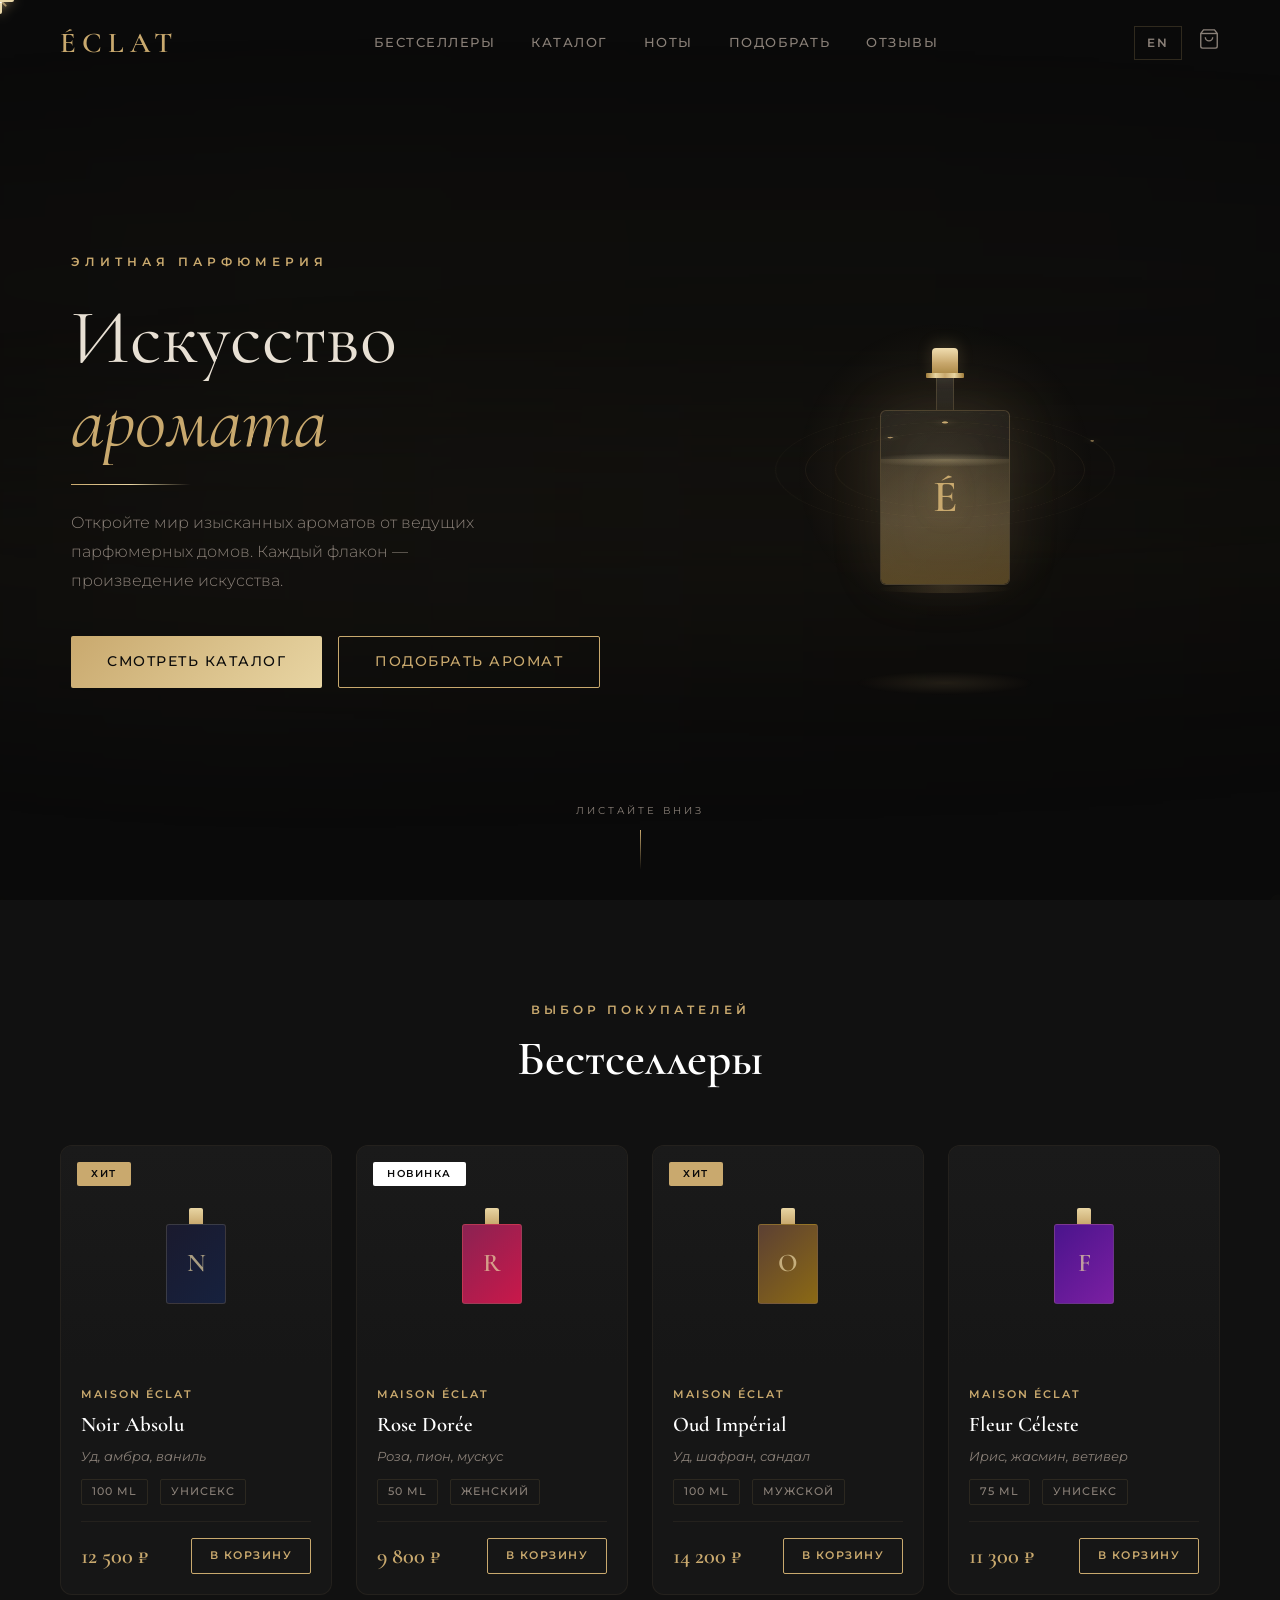
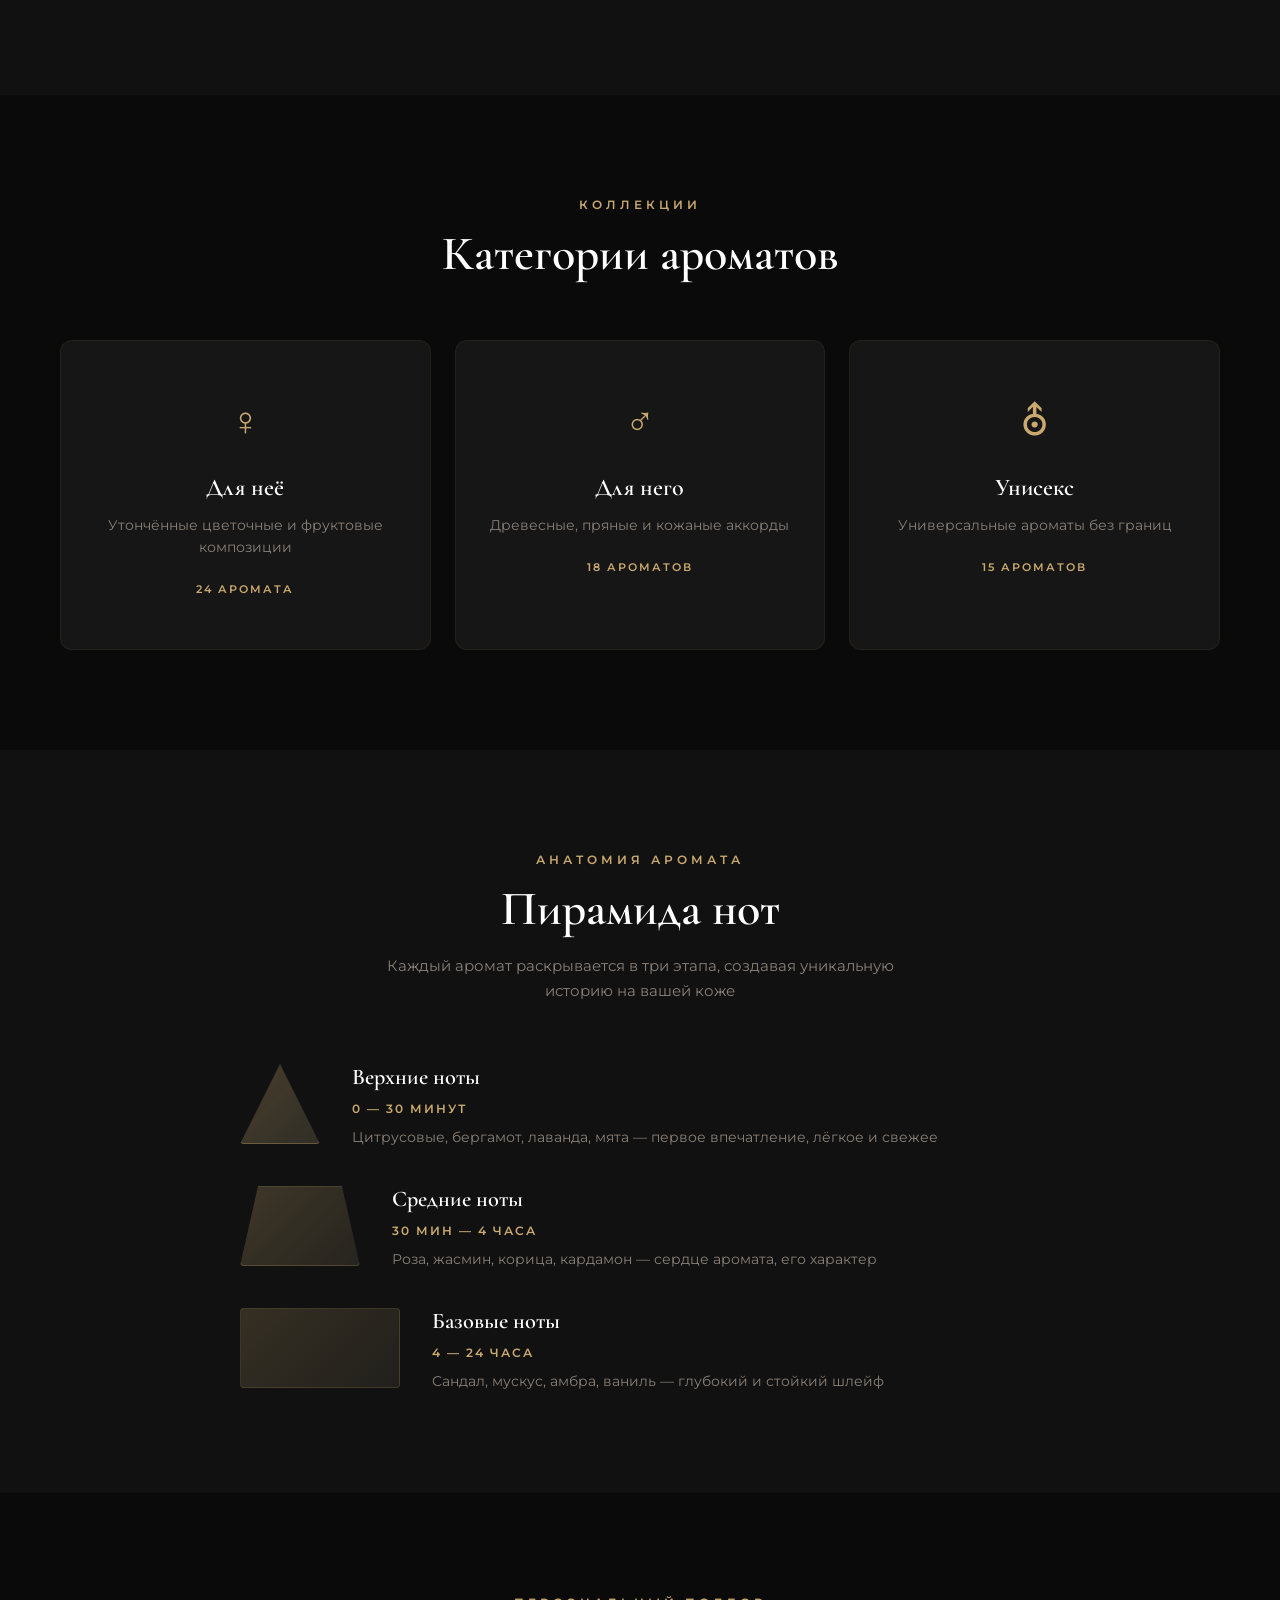
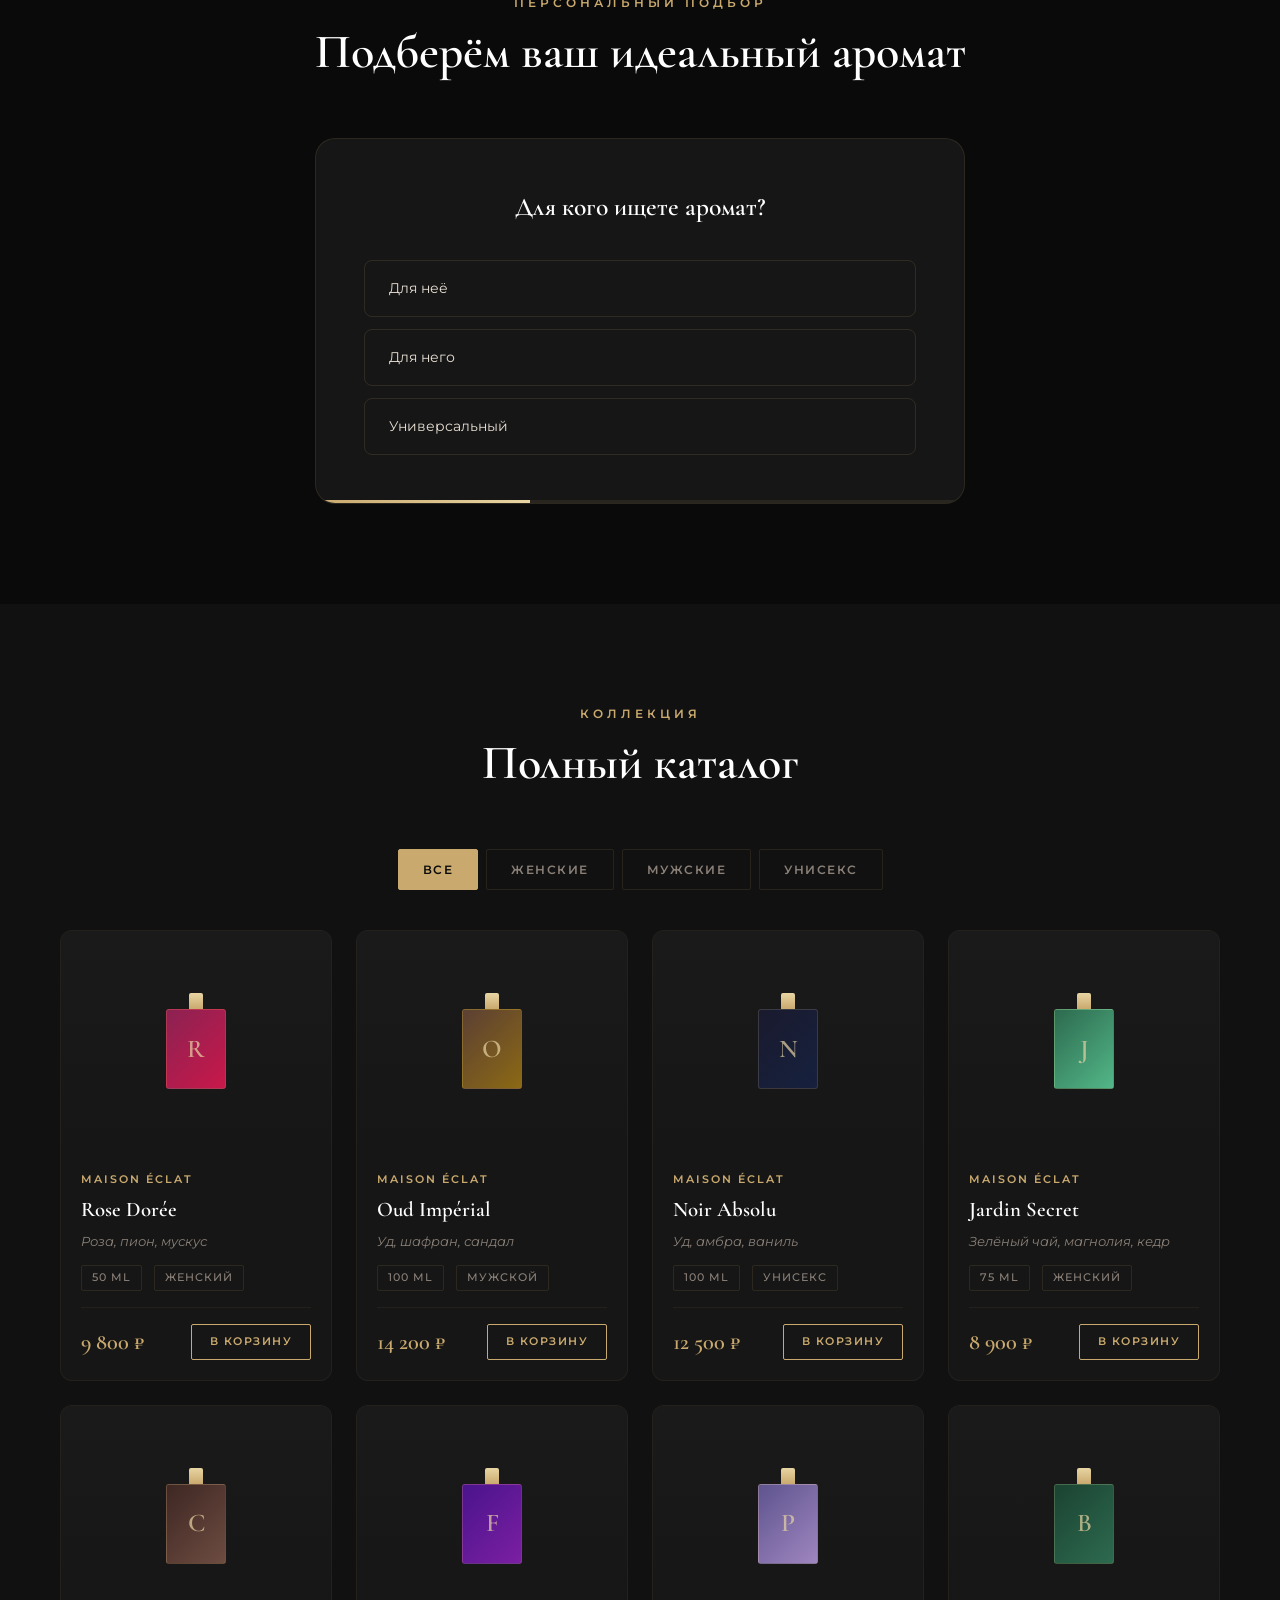
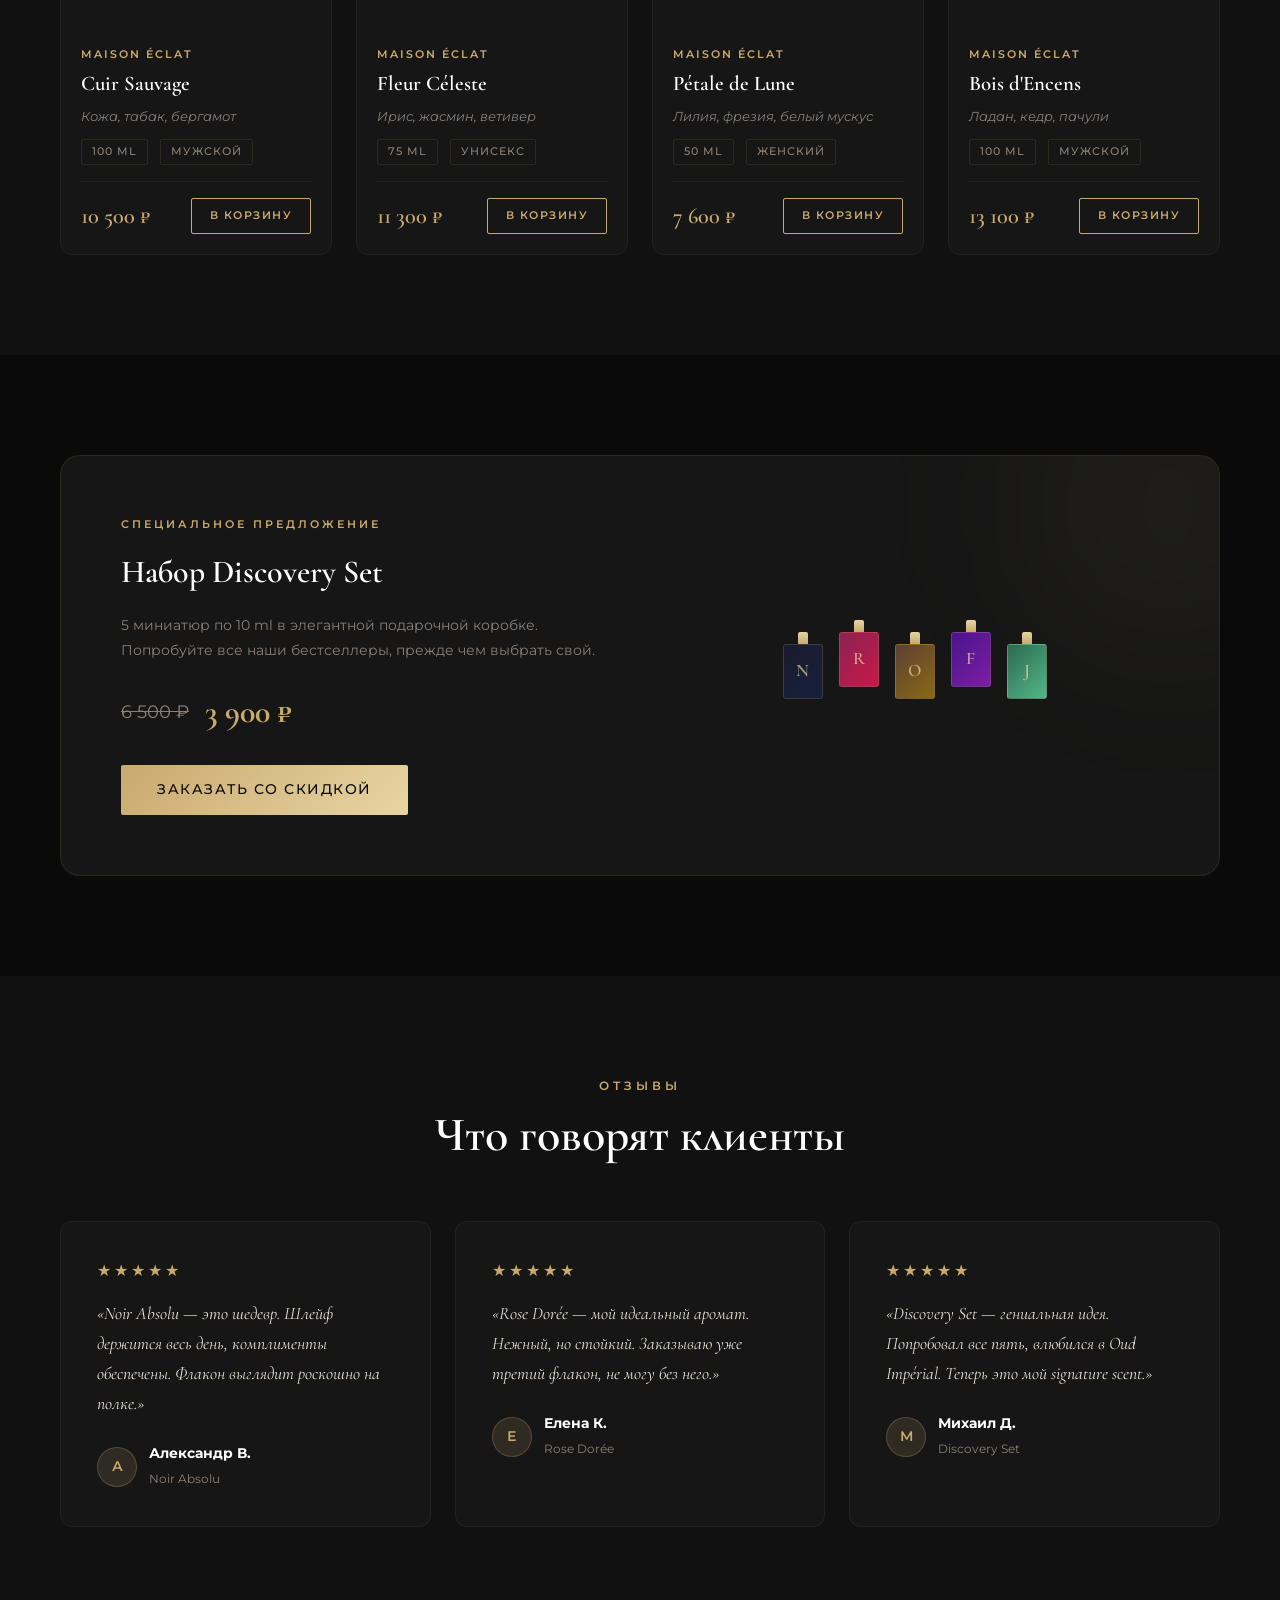
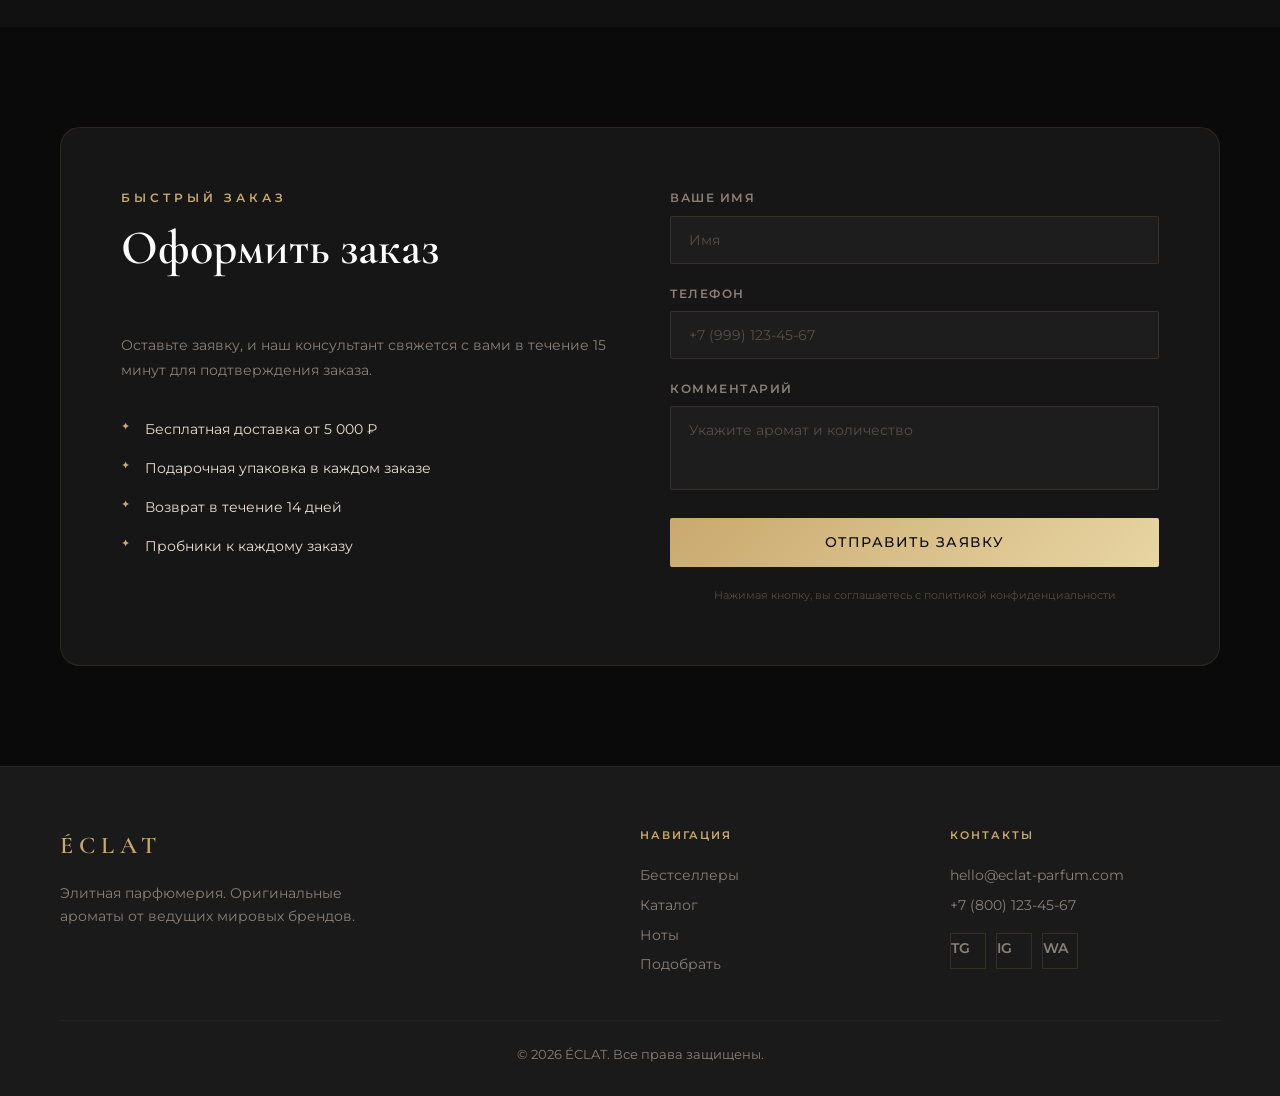
<file: index.html>
<!DOCTYPE html>
<html lang="ru">
<head>
    <meta charset="UTF-8">
    <meta name="viewport" content="width=device-width, initial-scale=1.0">
    <meta name="description" content="ÉCLAT — магазин элитной парфюмерии. Оригинальные ароматы от ведущих мировых брендов.">
    <meta property="og:title" content="ÉCLAT — Luxury Perfumery">
    <meta property="og:description" content="Original fragrances from world-renowned brands. Find your signature scent.">
    <meta property="og:type" content="website">
    <title>ÉCLAT — Luxury Perfumery</title>
    <link rel="preconnect" href="https://fonts.googleapis.com">
    <link rel="preconnect" href="https://fonts.gstatic.com" crossorigin>
    <link href="https://fonts.googleapis.com/css2?family=Cormorant+Garamond:ital,wght@0,400;0,500;0,600;0,700;1,400;1,500&family=Montserrat:wght@300;400;500;600;700&display=swap" rel="stylesheet">
    <link rel="stylesheet" href="style.css">
    <color-scheme content="only light">
</head>
<body>

    <!-- HEADER -->
    <header class="header" id="header">
        <div class="container header__inner">
            <a href="#hero" class="logo">ÉCLAT</a>
            <nav class="nav" id="nav">
                <a href="#bestsellers" class="nav__link" data-i18n="nav_best">Бестселлеры</a>
                <a href="#catalog" class="nav__link" data-i18n="nav_catalog">Каталог</a>
                <a href="#pyramid" class="nav__link" data-i18n="nav_pyramid">Ноты</a>
                <a href="#quiz" class="nav__link" data-i18n="nav_quiz">Подобрать</a>
                <a href="#reviews" class="nav__link" data-i18n="nav_reviews">Отзывы</a>
            </nav>
            <div class="header__right">
                <button class="lang-toggle" id="langToggle" aria-label="Switch language">EN</button>
                <button class="cart-btn" id="cartBtn" aria-label="Cart">
                    <svg width="22" height="22" viewBox="0 0 24 24" fill="none" stroke="currentColor" stroke-width="1.5"><path d="M6 2L3 6v14a2 2 0 002 2h14a2 2 0 002-2V6l-3-4z"/><line x1="3" y1="6" x2="21" y2="6"/><path d="M16 10a4 4 0 01-8 0"/></svg>
                    <span class="cart-btn__count" id="cartCount">0</span>
                </button>
                <button class="burger" id="burger" aria-label="Menu">
                    <span></span><span></span><span></span>
                </button>
            </div>
        </div>
    </header>

    <!-- HERO -->
    <section class="hero" id="hero">
        <canvas class="hero__canvas" id="heroCanvas"></canvas>
        <div class="hero__aurora">
            <div class="hero__aurora-wave hero__aurora-wave--1"></div>
            <div class="hero__aurora-wave hero__aurora-wave--2"></div>
            <div class="hero__aurora-wave hero__aurora-wave--3"></div>
        </div>
        <div class="hero__mouse-glow" id="mouseGlow"></div>
        <div class="container hero__inner">
            <div class="hero__content">
                <p class="hero__pre" data-i18n="hero_pre">Элитная парфюмерия</p>
                <h1 class="hero__title">
                    <span class="hero__title-line" data-i18n="hero_t1">Искусство</span>
                    <span class="hero__title-line hero__title-line--accent" data-i18n="hero_t2">аромата</span>
                </h1>
                <div class="hero__line-reveal"></div>
                <p class="hero__subtitle" data-i18n="hero_sub">Откройте мир изысканных ароматов от ведущих парфюмерных домов. Каждый флакон — произведение искусства.</p>
                <div class="hero__actions">
                    <a href="#catalog" class="btn btn--gold" data-i18n="hero_cta1">Смотреть каталог</a>
                    <a href="#quiz" class="btn btn--outline" data-i18n="hero_cta2">Подобрать аромат</a>
                </div>
            </div>
            <div class="hero__bottle">
                <div class="hero__orbit hero__orbit--1"><div class="hero__orbit-dot"></div></div>
                <div class="hero__orbit hero__orbit--2"><div class="hero__orbit-dot"></div></div>
                <div class="hero__orbit hero__orbit--3"><div class="hero__orbit-dot"></div></div>
                <div class="hero__bottle-glow"></div>
                <div class="hero__bottle-shape">
                    <div class="hero__bottle-cap"></div>
                    <div class="hero__bottle-neck"></div>
                    <div class="hero__bottle-body">
                        <div class="hero__bottle-liquid"></div>
                        <div class="hero__bottle-reflection"></div>
                        <div class="hero__bottle-label">É</div>
                    </div>
                    <div class="hero__bottle-base"></div>
                </div>
                <div class="hero__bottle-shadow"></div>
                <div class="hero__sparkles" id="heroSparkles"></div>
            </div>
        </div>
        <div class="hero__scroll">
            <span data-i18n="hero_scroll">Листайте вниз</span>
            <div class="hero__scroll-line"></div>
        </div>
    </section>

    <!-- BESTSELLERS -->
    <section class="bestsellers" id="bestsellers">
        <div class="container">
            <div class="section-head">
                <p class="section-label" data-i18n="best_label">Выбор покупателей</p>
                <h2 class="section-title" data-i18n="best_title">Бестселлеры</h2>
            </div>
            <div class="bestsellers__grid">
                <div class="product-card" data-price="12500" data-name-ru="Noir Absolu" data-name-en="Noir Absolu">
                    <div class="product-card__badge" data-i18n="badge_hit">Хит</div>
                    <div class="product-card__img">
                        <div class="product-card__bottle" style="--clr1: #1a1a2e; --clr2: #16213e;">
                            <div class="mini-bottle"><div class="mini-cap"></div><div class="mini-body"><span>N</span></div></div>
                        </div>
                    </div>
                    <div class="product-card__info">
                        <p class="product-card__brand">Maison ÉCLAT</p>
                        <h3 class="product-card__name">Noir Absolu</h3>
                        <p class="product-card__notes" data-i18n="best1_notes">Уд, амбра, ваниль</p>
                        <div class="product-card__meta">
                            <span class="product-card__volume">100 ml</span>
                            <span class="product-card__type" data-i18n="type_unisex">Унисекс</span>
                        </div>
                        <div class="product-card__bottom">
                            <span class="product-card__price">12 500 ₽</span>
                            <button class="product-card__cart" data-i18n="btn_cart" aria-label="Add to cart">В корзину</button>
                        </div>
                    </div>
                </div>
                <div class="product-card" data-price="9800" data-name-ru="Rose Dorée" data-name-en="Rose Dorée">
                    <div class="product-card__badge badge--new" data-i18n="badge_new">Новинка</div>
                    <div class="product-card__img">
                        <div class="product-card__bottle" style="--clr1: #8b2252; --clr2: #c9184a;">
                            <div class="mini-bottle"><div class="mini-cap"></div><div class="mini-body"><span>R</span></div></div>
                        </div>
                    </div>
                    <div class="product-card__info">
                        <p class="product-card__brand">Maison ÉCLAT</p>
                        <h3 class="product-card__name">Rose Dorée</h3>
                        <p class="product-card__notes" data-i18n="best2_notes">Роза, пион, мускус</p>
                        <div class="product-card__meta">
                            <span class="product-card__volume">50 ml</span>
                            <span class="product-card__type" data-i18n="type_women">Женский</span>
                        </div>
                        <div class="product-card__bottom">
                            <span class="product-card__price">9 800 ₽</span>
                            <button class="product-card__cart" data-i18n="btn_cart">В корзину</button>
                        </div>
                    </div>
                </div>
                <div class="product-card" data-price="14200" data-name-ru="Oud Impérial" data-name-en="Oud Impérial">
                    <div class="product-card__badge" data-i18n="badge_hit">Хит</div>
                    <div class="product-card__img">
                        <div class="product-card__bottle" style="--clr1: #5c4033; --clr2: #8b6914;">
                            <div class="mini-bottle"><div class="mini-cap"></div><div class="mini-body"><span>O</span></div></div>
                        </div>
                    </div>
                    <div class="product-card__info">
                        <p class="product-card__brand">Maison ÉCLAT</p>
                        <h3 class="product-card__name">Oud Impérial</h3>
                        <p class="product-card__notes" data-i18n="best3_notes">Уд, шафран, сандал</p>
                        <div class="product-card__meta">
                            <span class="product-card__volume">100 ml</span>
                            <span class="product-card__type" data-i18n="type_men">Мужской</span>
                        </div>
                        <div class="product-card__bottom">
                            <span class="product-card__price">14 200 ₽</span>
                            <button class="product-card__cart" data-i18n="btn_cart">В корзину</button>
                        </div>
                    </div>
                </div>
                <div class="product-card" data-price="11300" data-name-ru="Fleur Céleste" data-name-en="Fleur Céleste">
                    <div class="product-card__img">
                        <div class="product-card__bottle" style="--clr1: #4a148c; --clr2: #7b1fa2;">
                            <div class="mini-bottle"><div class="mini-cap"></div><div class="mini-body"><span>F</span></div></div>
                        </div>
                    </div>
                    <div class="product-card__info">
                        <p class="product-card__brand">Maison ÉCLAT</p>
                        <h3 class="product-card__name">Fleur Céleste</h3>
                        <p class="product-card__notes" data-i18n="best4_notes">Ирис, жасмин, ветивер</p>
                        <div class="product-card__meta">
                            <span class="product-card__volume">75 ml</span>
                            <span class="product-card__type" data-i18n="type_unisex">Унисекс</span>
                        </div>
                        <div class="product-card__bottom">
                            <span class="product-card__price">11 300 ₽</span>
                            <button class="product-card__cart" data-i18n="btn_cart">В корзину</button>
                        </div>
                    </div>
                </div>
            </div>
        </div>
    </section>

    <!-- CATEGORIES -->
    <section class="categories" id="categories">
        <div class="container">
            <div class="section-head">
                <p class="section-label" data-i18n="cat_label">Коллекции</p>
                <h2 class="section-title" data-i18n="cat_title">Категории ароматов</h2>
            </div>
            <div class="categories__grid">
                <a href="#catalog" class="category-card" data-filter="women">
                    <div class="category-card__icon">&#9792;</div>
                    <h3 data-i18n="cat_women">Для неё</h3>
                    <p data-i18n="cat_women_desc">Утончённые цветочные и фруктовые композиции</p>
                    <span class="category-card__count" data-i18n="cat_women_count">24 аромата</span>
                </a>
                <a href="#catalog" class="category-card" data-filter="men">
                    <div class="category-card__icon">&#9794;</div>
                    <h3 data-i18n="cat_men">Для него</h3>
                    <p data-i18n="cat_men_desc">Древесные, пряные и кожаные аккорды</p>
                    <span class="category-card__count" data-i18n="cat_men_count">18 ароматов</span>
                </a>
                <a href="#catalog" class="category-card" data-filter="unisex">
                    <div class="category-card__icon">&#9954;</div>
                    <h3 data-i18n="cat_unisex">Унисекс</h3>
                    <p data-i18n="cat_unisex_desc">Универсальные ароматы без границ</p>
                    <span class="category-card__count" data-i18n="cat_unisex_count">15 ароматов</span>
                </a>
            </div>
        </div>
    </section>

    <!-- FRAGRANCE PYRAMID -->
    <section class="pyramid" id="pyramid">
        <div class="container">
            <div class="section-head">
                <p class="section-label" data-i18n="pyr_label">Анатомия аромата</p>
                <h2 class="section-title" data-i18n="pyr_title">Пирамида нот</h2>
                <p class="section-desc" data-i18n="pyr_desc">Каждый аромат раскрывается в три этапа, создавая уникальную историю на вашей коже</p>
            </div>
            <div class="pyramid__visual">
                <div class="pyramid__level pyramid__level--top">
                    <div class="pyramid__shape pyramid__shape--top"></div>
                    <div class="pyramid__info">
                        <h3 data-i18n="pyr_top">Верхние ноты</h3>
                        <p class="pyramid__time" data-i18n="pyr_top_time">0 — 30 минут</p>
                        <p class="pyramid__notes" data-i18n="pyr_top_notes">Цитрусовые, бергамот, лаванда, мята — первое впечатление, лёгкое и свежее</p>
                    </div>
                </div>
                <div class="pyramid__level pyramid__level--mid">
                    <div class="pyramid__shape pyramid__shape--mid"></div>
                    <div class="pyramid__info">
                        <h3 data-i18n="pyr_mid">Средние ноты</h3>
                        <p class="pyramid__time" data-i18n="pyr_mid_time">30 мин — 4 часа</p>
                        <p class="pyramid__notes" data-i18n="pyr_mid_notes">Роза, жасмин, корица, кардамон — сердце аромата, его характер</p>
                    </div>
                </div>
                <div class="pyramid__level pyramid__level--base">
                    <div class="pyramid__shape pyramid__shape--base"></div>
                    <div class="pyramid__info">
                        <h3 data-i18n="pyr_base">Базовые ноты</h3>
                        <p class="pyramid__time" data-i18n="pyr_base_time">4 — 24 часа</p>
                        <p class="pyramid__notes" data-i18n="pyr_base_notes">Сандал, мускус, амбра, ваниль — глубокий и стойкий шлейф</p>
                    </div>
                </div>
            </div>
        </div>
    </section>

    <!-- QUIZ -->
    <section class="quiz" id="quiz">
        <div class="container">
            <div class="section-head">
                <p class="section-label" data-i18n="quiz_label">Персональный подбор</p>
                <h2 class="section-title" data-i18n="quiz_title">Подберём ваш идеальный аромат</h2>
            </div>
            <div class="quiz__box" id="quizBox">
                <div class="quiz__step quiz__step--active" data-step="1">
                    <p class="quiz__question" data-i18n="q1">Для кого ищете аромат?</p>
                    <div class="quiz__options">
                        <button class="quiz__option" data-value="women" data-i18n="q1_a1">Для неё</button>
                        <button class="quiz__option" data-value="men" data-i18n="q1_a2">Для него</button>
                        <button class="quiz__option" data-value="unisex" data-i18n="q1_a3">Универсальный</button>
                    </div>
                </div>
                <div class="quiz__step" data-step="2">
                    <p class="quiz__question" data-i18n="q2">Какое настроение ближе?</p>
                    <div class="quiz__options">
                        <button class="quiz__option" data-value="fresh" data-i18n="q2_a1">Свежесть и лёгкость</button>
                        <button class="quiz__option" data-value="warm" data-i18n="q2_a2">Тепло и уют</button>
                        <button class="quiz__option" data-value="bold" data-i18n="q2_a3">Дерзость и страсть</button>
                        <button class="quiz__option" data-value="elegant" data-i18n="q2_a4">Элегантность и класс</button>
                    </div>
                </div>
                <div class="quiz__step" data-step="3">
                    <p class="quiz__question" data-i18n="q3">Предпочтительная стойкость?</p>
                    <div class="quiz__options">
                        <button class="quiz__option" data-value="light" data-i18n="q3_a1">Лёгкий (2-4 часа)</button>
                        <button class="quiz__option" data-value="medium" data-i18n="q3_a2">Средний (4-8 часов)</button>
                        <button class="quiz__option" data-value="heavy" data-i18n="q3_a3">Стойкий (8+ часов)</button>
                    </div>
                </div>
                <div class="quiz__step" data-step="result">
                    <div class="quiz__result" id="quizResult"></div>
                </div>
                <div class="quiz__progress">
                    <div class="quiz__progress-bar" id="quizProgress"></div>
                </div>
            </div>
        </div>
    </section>

    <!-- CATALOG -->
    <section class="catalog" id="catalog">
        <div class="container">
            <div class="section-head">
                <p class="section-label" data-i18n="cat2_label">Коллекция</p>
                <h2 class="section-title" data-i18n="cat2_title">Полный каталог</h2>
            </div>
            <div class="catalog__filters">
                <button class="catalog__filter active" data-filter="all" data-i18n="filter_all">Все</button>
                <button class="catalog__filter" data-filter="women" data-i18n="filter_women">Женские</button>
                <button class="catalog__filter" data-filter="men" data-i18n="filter_men">Мужские</button>
                <button class="catalog__filter" data-filter="unisex" data-i18n="filter_unisex">Унисекс</button>
            </div>
            <div class="catalog__grid" id="catalogGrid">
                <!-- Product 1 -->
                <div class="product-card" data-category="women" data-price="9800" data-name-ru="Rose Dorée" data-name-en="Rose Dorée">
                    <div class="product-card__img">
                        <div class="product-card__bottle" style="--clr1: #8b2252; --clr2: #c9184a;">
                            <div class="mini-bottle"><div class="mini-cap"></div><div class="mini-body"><span>R</span></div></div>
                        </div>
                    </div>
                    <div class="product-card__info">
                        <p class="product-card__brand">Maison ÉCLAT</p>
                        <h3 class="product-card__name">Rose Dorée</h3>
                        <p class="product-card__notes" data-i18n="c1_notes">Роза, пион, мускус</p>
                        <div class="product-card__meta">
                            <span class="product-card__volume">50 ml</span>
                            <span class="product-card__type" data-i18n="type_women">Женский</span>
                        </div>
                        <div class="product-card__bottom">
                            <span class="product-card__price">9 800 ₽</span>
                            <button class="product-card__cart" data-i18n="btn_cart">В корзину</button>
                        </div>
                    </div>
                </div>
                <!-- Product 2 -->
                <div class="product-card" data-category="men" data-price="14200" data-name-ru="Oud Impérial" data-name-en="Oud Impérial">
                    <div class="product-card__img">
                        <div class="product-card__bottle" style="--clr1: #5c4033; --clr2: #8b6914;">
                            <div class="mini-bottle"><div class="mini-cap"></div><div class="mini-body"><span>O</span></div></div>
                        </div>
                    </div>
                    <div class="product-card__info">
                        <p class="product-card__brand">Maison ÉCLAT</p>
                        <h3 class="product-card__name">Oud Impérial</h3>
                        <p class="product-card__notes" data-i18n="c2_notes">Уд, шафран, сандал</p>
                        <div class="product-card__meta">
                            <span class="product-card__volume">100 ml</span>
                            <span class="product-card__type" data-i18n="type_men">Мужской</span>
                        </div>
                        <div class="product-card__bottom">
                            <span class="product-card__price">14 200 ₽</span>
                            <button class="product-card__cart" data-i18n="btn_cart">В корзину</button>
                        </div>
                    </div>
                </div>
                <!-- Product 3 -->
                <div class="product-card" data-category="unisex" data-price="12500" data-name-ru="Noir Absolu" data-name-en="Noir Absolu">
                    <div class="product-card__img">
                        <div class="product-card__bottle" style="--clr1: #1a1a2e; --clr2: #16213e;">
                            <div class="mini-bottle"><div class="mini-cap"></div><div class="mini-body"><span>N</span></div></div>
                        </div>
                    </div>
                    <div class="product-card__info">
                        <p class="product-card__brand">Maison ÉCLAT</p>
                        <h3 class="product-card__name">Noir Absolu</h3>
                        <p class="product-card__notes" data-i18n="c3_notes">Уд, амбра, ваниль</p>
                        <div class="product-card__meta">
                            <span class="product-card__volume">100 ml</span>
                            <span class="product-card__type" data-i18n="type_unisex">Унисекс</span>
                        </div>
                        <div class="product-card__bottom">
                            <span class="product-card__price">12 500 ₽</span>
                            <button class="product-card__cart" data-i18n="btn_cart">В корзину</button>
                        </div>
                    </div>
                </div>
                <!-- Product 4 -->
                <div class="product-card" data-category="women" data-price="8900" data-name-ru="Jardin Secret" data-name-en="Jardin Secret">
                    <div class="product-card__img">
                        <div class="product-card__bottle" style="--clr1: #2d6a4f; --clr2: #52b788;">
                            <div class="mini-bottle"><div class="mini-cap"></div><div class="mini-body"><span>J</span></div></div>
                        </div>
                    </div>
                    <div class="product-card__info">
                        <p class="product-card__brand">Maison ÉCLAT</p>
                        <h3 class="product-card__name">Jardin Secret</h3>
                        <p class="product-card__notes" data-i18n="c4_notes">Зелёный чай, магнолия, кедр</p>
                        <div class="product-card__meta">
                            <span class="product-card__volume">75 ml</span>
                            <span class="product-card__type" data-i18n="type_women">Женский</span>
                        </div>
                        <div class="product-card__bottom">
                            <span class="product-card__price">8 900 ₽</span>
                            <button class="product-card__cart" data-i18n="btn_cart">В корзину</button>
                        </div>
                    </div>
                </div>
                <!-- Product 5 -->
                <div class="product-card" data-category="men" data-price="10500" data-name-ru="Cuir Sauvage" data-name-en="Cuir Sauvage">
                    <div class="product-card__img">
                        <div class="product-card__bottle" style="--clr1: #3e2723; --clr2: #6d4c41;">
                            <div class="mini-bottle"><div class="mini-cap"></div><div class="mini-body"><span>C</span></div></div>
                        </div>
                    </div>
                    <div class="product-card__info">
                        <p class="product-card__brand">Maison ÉCLAT</p>
                        <h3 class="product-card__name">Cuir Sauvage</h3>
                        <p class="product-card__notes" data-i18n="c5_notes">Кожа, табак, бергамот</p>
                        <div class="product-card__meta">
                            <span class="product-card__volume">100 ml</span>
                            <span class="product-card__type" data-i18n="type_men">Мужской</span>
                        </div>
                        <div class="product-card__bottom">
                            <span class="product-card__price">10 500 ₽</span>
                            <button class="product-card__cart" data-i18n="btn_cart">В корзину</button>
                        </div>
                    </div>
                </div>
                <!-- Product 6 -->
                <div class="product-card" data-category="unisex" data-price="11300" data-name-ru="Fleur Céleste" data-name-en="Fleur Céleste">
                    <div class="product-card__img">
                        <div class="product-card__bottle" style="--clr1: #4a148c; --clr2: #7b1fa2;">
                            <div class="mini-bottle"><div class="mini-cap"></div><div class="mini-body"><span>F</span></div></div>
                        </div>
                    </div>
                    <div class="product-card__info">
                        <p class="product-card__brand">Maison ÉCLAT</p>
                        <h3 class="product-card__name">Fleur Céleste</h3>
                        <p class="product-card__notes" data-i18n="c6_notes">Ирис, жасмин, ветивер</p>
                        <div class="product-card__meta">
                            <span class="product-card__volume">75 ml</span>
                            <span class="product-card__type" data-i18n="type_unisex">Унисекс</span>
                        </div>
                        <div class="product-card__bottom">
                            <span class="product-card__price">11 300 ₽</span>
                            <button class="product-card__cart" data-i18n="btn_cart">В корзину</button>
                        </div>
                    </div>
                </div>
                <!-- Product 7 -->
                <div class="product-card" data-category="women" data-price="7600" data-name-ru="Pétale de Lune" data-name-en="Pétale de Lune">
                    <div class="product-card__img">
                        <div class="product-card__bottle" style="--clr1: #5e548e; --clr2: #9f86c0;">
                            <div class="mini-bottle"><div class="mini-cap"></div><div class="mini-body"><span>P</span></div></div>
                        </div>
                    </div>
                    <div class="product-card__info">
                        <p class="product-card__brand">Maison ÉCLAT</p>
                        <h3 class="product-card__name">Pétale de Lune</h3>
                        <p class="product-card__notes" data-i18n="c7_notes">Лилия, фрезия, белый мускус</p>
                        <div class="product-card__meta">
                            <span class="product-card__volume">50 ml</span>
                            <span class="product-card__type" data-i18n="type_women">Женский</span>
                        </div>
                        <div class="product-card__bottom">
                            <span class="product-card__price">7 600 ₽</span>
                            <button class="product-card__cart" data-i18n="btn_cart">В корзину</button>
                        </div>
                    </div>
                </div>
                <!-- Product 8 -->
                <div class="product-card" data-category="men" data-price="13100" data-name-ru="Bois d'Encens" data-name-en="Bois d'Encens">
                    <div class="product-card__img">
                        <div class="product-card__bottle" style="--clr1: #1b4332; --clr2: #2d6a4f;">
                            <div class="mini-bottle"><div class="mini-cap"></div><div class="mini-body"><span>B</span></div></div>
                        </div>
                    </div>
                    <div class="product-card__info">
                        <p class="product-card__brand">Maison ÉCLAT</p>
                        <h3 class="product-card__name">Bois d'Encens</h3>
                        <p class="product-card__notes" data-i18n="c8_notes">Ладан, кедр, пачули</p>
                        <div class="product-card__meta">
                            <span class="product-card__volume">100 ml</span>
                            <span class="product-card__type" data-i18n="type_men">Мужской</span>
                        </div>
                        <div class="product-card__bottom">
                            <span class="product-card__price">13 100 ₽</span>
                            <button class="product-card__cart" data-i18n="btn_cart">В корзину</button>
                        </div>
                    </div>
                </div>
            </div>
        </div>
    </section>

    <!-- PROMO -->
    <section class="promo" id="promo">
        <div class="container">
            <div class="promo__inner">
                <div class="promo__content">
                    <p class="promo__label" data-i18n="promo_label">Специальное предложение</p>
                    <h2 class="promo__title" data-i18n="promo_title">Набор Discovery Set</h2>
                    <p class="promo__desc" data-i18n="promo_desc">5 миниатюр по 10 ml в элегантной подарочной коробке. Попробуйте все наши бестселлеры, прежде чем выбрать свой.</p>
                    <div class="promo__prices">
                        <span class="promo__old">6 500 ₽</span>
                        <span class="promo__new">3 900 ₽</span>
                    </div>
                    <a href="#order" class="btn btn--gold" data-i18n="promo_cta">Заказать со скидкой</a>
                </div>
                <div class="promo__visual">
                    <div class="promo__bottles">
                        <div class="promo__mini" style="--clr1: #1a1a2e; --clr2: #16213e; --delay: 0s;"><div class="mini-bottle sm"><div class="mini-cap"></div><div class="mini-body"><span>N</span></div></div></div>
                        <div class="promo__mini" style="--clr1: #8b2252; --clr2: #c9184a; --delay: 0.1s;"><div class="mini-bottle sm"><div class="mini-cap"></div><div class="mini-body"><span>R</span></div></div></div>
                        <div class="promo__mini" style="--clr1: #5c4033; --clr2: #8b6914; --delay: 0.2s;"><div class="mini-bottle sm"><div class="mini-cap"></div><div class="mini-body"><span>O</span></div></div></div>
                        <div class="promo__mini" style="--clr1: #4a148c; --clr2: #7b1fa2; --delay: 0.3s;"><div class="mini-bottle sm"><div class="mini-cap"></div><div class="mini-body"><span>F</span></div></div></div>
                        <div class="promo__mini" style="--clr1: #2d6a4f; --clr2: #52b788; --delay: 0.4s;"><div class="mini-bottle sm"><div class="mini-cap"></div><div class="mini-body"><span>J</span></div></div></div>
                    </div>
                </div>
            </div>
        </div>
    </section>

    <!-- REVIEWS -->
    <section class="reviews" id="reviews">
        <div class="container">
            <div class="section-head">
                <p class="section-label" data-i18n="rev_label">Отзывы</p>
                <h2 class="section-title" data-i18n="rev_title">Что говорят клиенты</h2>
            </div>
            <div class="reviews__grid">
                <div class="review-card">
                    <div class="review-card__stars">&#9733;&#9733;&#9733;&#9733;&#9733;</div>
                    <p class="review-card__text" data-i18n="rev1_text">«Noir Absolu — это шедевр. Шлейф держится весь день, комплименты обеспечены. Флакон выглядит роскошно на полке.»</p>
                    <div class="review-card__author">
                        <div class="review-card__avatar">А</div>
                        <div>
                            <strong data-i18n="rev1_name">Александр В.</strong>
                            <span>Noir Absolu</span>
                        </div>
                    </div>
                </div>
                <div class="review-card">
                    <div class="review-card__stars">&#9733;&#9733;&#9733;&#9733;&#9733;</div>
                    <p class="review-card__text" data-i18n="rev2_text">«Rose Dorée — мой идеальный аромат. Нежный, но стойкий. Заказываю уже третий флакон, не могу без него.»</p>
                    <div class="review-card__author">
                        <div class="review-card__avatar">Е</div>
                        <div>
                            <strong data-i18n="rev2_name">Елена К.</strong>
                            <span>Rose Dorée</span>
                        </div>
                    </div>
                </div>
                <div class="review-card">
                    <div class="review-card__stars">&#9733;&#9733;&#9733;&#9733;&#9733;</div>
                    <p class="review-card__text" data-i18n="rev3_text">«Discovery Set — гениальная идея. Попробовал все пять, влюбился в Oud Impérial. Теперь это мой signature scent.»</p>
                    <div class="review-card__author">
                        <div class="review-card__avatar">М</div>
                        <div>
                            <strong data-i18n="rev3_name">Михаил Д.</strong>
                            <span>Discovery Set</span>
                        </div>
                    </div>
                </div>
            </div>
        </div>
    </section>

    <!-- ORDER -->
    <section class="order" id="order">
        <div class="container">
            <div class="order__inner">
                <div class="order__content">
                    <div class="section-head" style="text-align:left;">
                        <p class="section-label" data-i18n="order_label">Быстрый заказ</p>
                        <h2 class="section-title" style="text-align:left;" data-i18n="order_title">Оформить заказ</h2>
                    </div>
                    <p class="order__desc" data-i18n="order_desc">Оставьте заявку, и наш консультант свяжется с вами в течение 15 минут для подтверждения заказа.</p>
                    <ul class="order__perks">
                        <li data-i18n="order_p1">Бесплатная доставка от 5 000 ₽</li>
                        <li data-i18n="order_p2">Подарочная упаковка в каждом заказе</li>
                        <li data-i18n="order_p3">Возврат в течение 14 дней</li>
                        <li data-i18n="order_p4">Пробники к каждому заказу</li>
                    </ul>
                </div>
                <form class="order__form" id="orderForm">
                    <div class="form-group">
                        <label data-i18n="form_name">Ваше имя</label>
                        <input type="text" name="name" required placeholder="Имя">
                    </div>
                    <div class="form-group">
                        <label data-i18n="form_phone">Телефон</label>
                        <input type="tel" name="phone" required placeholder="+7 (999) 123-45-67">
                    </div>
                    <div class="form-group">
                        <label data-i18n="form_comment">Комментарий</label>
                        <textarea name="comment" rows="3" placeholder="Укажите аромат и количество"></textarea>
                    </div>
                    <button type="submit" class="btn btn--gold btn--full" data-i18n="form_submit">Отправить заявку</button>
                    <p class="order__note" data-i18n="form_note">Нажимая кнопку, вы соглашаетесь с политикой конфиденциальности</p>
                </form>
            </div>
        </div>
    </section>

    <!-- CART MODAL -->
    <div class="cart-modal" id="cartModal">
        <div class="cart-modal__overlay" id="cartOverlay"></div>
        <div class="cart-modal__panel">
            <div class="cart-modal__header">
                <h3 data-i18n="cart_title">Корзина</h3>
                <button class="cart-modal__close" id="cartClose" aria-label="Close">&times;</button>
            </div>
            <div class="cart-modal__body" id="cartBody">
                <p class="cart-modal__empty" data-i18n="cart_empty">Корзина пуста</p>
            </div>
            <div class="cart-modal__footer" id="cartFooter" style="display:none;">
                <div class="cart-modal__total">
                    <span data-i18n="cart_total">Итого:</span>
                    <strong id="cartTotal">0 ₽</strong>
                </div>
                <a href="#order" class="btn btn--gold btn--full" id="cartCheckout" data-i18n="cart_checkout">Оформить заказ</a>
            </div>
        </div>
    </div>

    <!-- FOOTER -->
    <footer class="footer">
        <div class="container footer__inner">
            <div class="footer__top">
                <div class="footer__brand">
                    <a href="#hero" class="logo logo--footer">ÉCLAT</a>
                    <p class="footer__tagline" data-i18n="footer_tagline">Элитная парфюмерия. Оригинальные ароматы от ведущих мировых брендов.</p>
                </div>
                <div class="footer__links">
                    <h4 data-i18n="footer_nav">Навигация</h4>
                    <a href="#bestsellers" data-i18n="nav_best">Бестселлеры</a>
                    <a href="#catalog" data-i18n="nav_catalog">Каталог</a>
                    <a href="#pyramid" data-i18n="nav_pyramid">Ноты</a>
                    <a href="#quiz" data-i18n="nav_quiz">Подобрать</a>
                </div>
                <div class="footer__links">
                    <h4 data-i18n="footer_contacts">Контакты</h4>
                    <a href="mailto:hello@eclat-parfum.com">hello@eclat-parfum.com</a>
                    <a href="tel:+78001234567">+7 (800) 123-45-67</a>
                    <div class="footer__socials">
                        <a href="https://t.me/" target="_blank" rel="noopener" class="footer__social" aria-label="Telegram">TG</a>
                        <a href="https://instagram.com/" target="_blank" rel="noopener" class="footer__social" aria-label="Instagram">IG</a>
                        <a href="https://wa.me/" target="_blank" rel="noopener" class="footer__social" aria-label="WhatsApp">WA</a>
                    </div>
                </div>
            </div>
            <div class="footer__bottom">
                <p>&copy; 2026 ÉCLAT. <span data-i18n="footer_rights">Все права защищены.</span></p>
            </div>
        </div>
    </footer>

    <!-- CUSTOM CURSOR -->
    <div class="cursor" id="cursor">
        <div class="cursor__star">
            <div class="cursor__ray cursor__ray--1"></div>
            <div class="cursor__ray cursor__ray--2"></div>
            <div class="cursor__dot"></div>
        </div>
    </div>

    <script src="script.js"></script>
</body>
</html>
</file>
<file: style.css>
/* ===== RESET & BASE ===== */
*, *::before, *::after {
    margin: 0;
    padding: 0;
    box-sizing: border-box;
}

:root {
    --gold: #c9a96e;
    --gold-light: #e8d5a3;
    --gold-dark: #a07d3a;
    --champagne: #f5e6c8;
    --cream: #faf6ef;
    --black: #0a0a0a;
    --dark: #111111;
    --dark-2: #1a1a1a;
    --dark-3: #222222;
    --dark-card: #161616;
    --text: #e8e0d4;
    --text-muted: #8a8078;
    --white: #ffffff;
    --gradient-gold: linear-gradient(135deg, #c9a96e, #e8d5a3);
    --gradient-dark: linear-gradient(180deg, #111111, #0a0a0a);
    --radius: 12px;
    --radius-sm: 8px;
    --radius-lg: 20px;
    --transition: 0.4s cubic-bezier(0.4, 0, 0.2, 1);
    color-scheme: only light;
}

html {
    scroll-behavior: smooth;
    scroll-padding-top: 80px;
}

body {
    font-family: 'Montserrat', -apple-system, BlinkMacSystemFont, sans-serif;
    background: var(--black);
    color: var(--text);
    line-height: 1.6;
    overflow-x: hidden;
    -webkit-font-smoothing: antialiased;
    cursor: none;
}

/* ===== CUSTOM CURSOR ===== */
.cursor {
    position: fixed;
    top: 0;
    left: 0;
    pointer-events: none;
    z-index: 99999;
    mix-blend-mode: screen;
    transition: transform 0.15s ease-out, opacity 0.3s;
    will-change: transform;
}

.cursor__star {
    width: 28px;
    height: 28px;
    position: relative;
    filter: drop-shadow(0 0 6px rgba(201, 169, 110, 0.6));
    transition: transform 0.2s ease;
}

/* 4-pointed star via two rotated squares */
.cursor__star::before,
.cursor__star::after {
    content: '';
    position: absolute;
    top: 50%;
    left: 50%;
    background: var(--gold-light);
}

.cursor__star::before {
    width: 4px;
    height: 28px;
    transform: translate(-50%, -50%);
    border-radius: 2px;
}

.cursor__star::after {
    width: 28px;
    height: 4px;
    transform: translate(-50%, -50%);
    border-radius: 2px;
}

/* Diagonal rays */
.cursor__ray {
    position: absolute;
    top: 50%;
    left: 50%;
    background: var(--gold);
    border-radius: 1px;
    opacity: 0.7;
}

.cursor__ray--1 {
    width: 2px;
    height: 18px;
    transform: translate(-50%, -50%) rotate(45deg);
}

.cursor__ray--2 {
    width: 2px;
    height: 18px;
    transform: translate(-50%, -50%) rotate(-45deg);
}

/* Center dot */
.cursor__dot {
    position: absolute;
    top: 50%;
    left: 50%;
    width: 6px;
    height: 6px;
    border-radius: 50%;
    background: var(--white);
    transform: translate(-50%, -50%);
    box-shadow: 0 0 8px rgba(255, 255, 255, 0.6);
}

/* Hover state — star grows and rotates */
.cursor.hovering .cursor__star {
    transform: scale(1.3) rotate(45deg);
}

/* Trail sparkle */
.cursor-trail {
    position: fixed;
    pointer-events: none;
    z-index: 99998;
    width: 6px;
    height: 6px;
    border-radius: 50%;
    background: var(--gold);
    opacity: 0;
    animation: cursorTrailFade 0.6s ease-out forwards;
    mix-blend-mode: screen;
}

@keyframes cursorTrailFade {
    0% { opacity: 0.7; transform: scale(1); }
    100% { opacity: 0; transform: scale(0); }
}

/* Restore default cursor on interactive elements for usability */
a, button, input, select, textarea, [role="button"] {
    cursor: none;
}

/* Hide custom cursor on touch devices */
@media (hover: none) and (pointer: coarse) {
    body { cursor: auto; }
    .cursor { display: none; }
    a, button, input, select, textarea { cursor: auto; }
}

.container {
    max-width: 1200px;
    margin: 0 auto;
    padding: 0 20px;
}

a { text-decoration: none; color: inherit; }
button { cursor: pointer; border: none; background: none; font: inherit; color: inherit; }
ul { list-style: none; }
img { max-width: 100%; display: block; }

/* ===== TYPOGRAPHY ===== */
.section-head { text-align: center; margin-bottom: 56px; }

.section-label {
    font-family: 'Montserrat', sans-serif;
    font-size: 0.75rem;
    font-weight: 600;
    letter-spacing: 4px;
    text-transform: uppercase;
    color: var(--gold);
    margin-bottom: 12px;
}

.section-title {
    font-family: 'Cormorant Garamond', serif;
    font-size: clamp(2rem, 4vw, 3rem);
    font-weight: 600;
    color: var(--white);
    line-height: 1.2;
}

.section-desc {
    color: var(--text-muted);
    max-width: 560px;
    margin: 16px auto 0;
    font-size: 0.95rem;
}

/* ===== BUTTONS ===== */
.btn {
    display: inline-flex;
    align-items: center;
    justify-content: center;
    gap: 8px;
    padding: 14px 36px;
    border-radius: 2px;
    font-weight: 500;
    font-size: 0.85rem;
    letter-spacing: 1.5px;
    text-transform: uppercase;
    transition: var(--transition);
    white-space: nowrap;
}

.btn--gold {
    background: var(--gradient-gold);
    color: var(--black);
}
.btn--gold:hover {
    box-shadow: 0 8px 32px rgba(201, 169, 110, 0.35);
    transform: translateY(-2px);
}

.btn--outline {
    border: 1px solid var(--gold);
    color: var(--gold);
}
.btn--outline:hover {
    background: rgba(201, 169, 110, 0.1);
}

.btn--full { width: 100%; }

/* ===== HEADER ===== */
.header {
    position: fixed;
    top: 0;
    left: 0;
    right: 0;
    z-index: 1000;
    padding: 20px 0;
    transition: var(--transition);
}

.header.scrolled {
    background: rgba(10, 10, 10, 0.92);
    backdrop-filter: blur(20px);
    -webkit-backdrop-filter: blur(20px);
    padding: 12px 0;
    border-bottom: 1px solid rgba(201, 169, 110, 0.1);
}

.header__inner {
    display: flex;
    align-items: center;
    justify-content: space-between;
}

.logo {
    font-family: 'Cormorant Garamond', serif;
    font-size: 1.8rem;
    font-weight: 600;
    letter-spacing: 6px;
    color: var(--gold);
    z-index: 1001;
}

.nav {
    display: flex;
    gap: 36px;
}

.nav__link {
    font-size: 0.8rem;
    font-weight: 500;
    letter-spacing: 1.5px;
    text-transform: uppercase;
    color: var(--text-muted);
    transition: var(--transition);
    position: relative;
}
.nav__link::after {
    content: '';
    position: absolute;
    bottom: -6px;
    left: 0;
    width: 0;
    height: 1px;
    background: var(--gold);
    transition: var(--transition);
}
.nav__link:hover { color: var(--gold-light); }
.nav__link:hover::after { width: 100%; }

.header__right {
    display: flex;
    align-items: center;
    gap: 16px;
}

.lang-toggle {
    font-size: 0.75rem;
    font-weight: 600;
    letter-spacing: 2px;
    color: var(--text-muted);
    padding: 6px 12px;
    border: 1px solid rgba(201, 169, 110, 0.2);
    transition: var(--transition);
}
.lang-toggle:hover {
    border-color: var(--gold);
    color: var(--gold);
}

.cart-btn {
    position: relative;
    color: var(--text-muted);
    transition: var(--transition);
}
.cart-btn:hover { color: var(--gold); }

.cart-btn__count {
    position: absolute;
    top: -6px;
    right: -8px;
    width: 18px;
    height: 18px;
    border-radius: 50%;
    background: var(--gold);
    color: var(--black);
    font-size: 0.65rem;
    font-weight: 700;
    display: flex;
    align-items: center;
    justify-content: center;
    opacity: 0;
    transform: scale(0);
    transition: var(--transition);
}
.cart-btn__count.visible {
    opacity: 1;
    transform: scale(1);
}

.burger {
    display: none;
    flex-direction: column;
    gap: 5px;
    width: 26px;
    z-index: 1001;
}
.burger span {
    display: block;
    width: 100%;
    height: 1px;
    background: var(--gold);
    transition: var(--transition);
}
.burger.active span:nth-child(1) { transform: rotate(45deg) translate(4px, 4px); }
.burger.active span:nth-child(2) { opacity: 0; }
.burger.active span:nth-child(3) { transform: rotate(-45deg) translate(4px, -4px); }

/* ===== HERO ===== */
.hero {
    position: relative;
    min-height: 100vh;
    display: flex;
    align-items: center;
    overflow: hidden;
    background: var(--black);
}

.hero__canvas {
    position: absolute;
    inset: 0;
    width: 100%;
    height: 100%;
    z-index: 1;
}

/* Aurora waves */
.hero__aurora {
    position: absolute;
    inset: 0;
    z-index: 1;
    overflow: hidden;
    opacity: 0.5;
}

.hero__aurora-wave {
    position: absolute;
    width: 200%;
    height: 300px;
    border-radius: 40%;
    filter: blur(80px);
    opacity: 0;
    animation: auroraIn 2s 0.5s forwards;
}

.hero__aurora-wave--1 {
    background: linear-gradient(90deg, transparent, rgba(201, 169, 110, 0.08), rgba(160, 125, 58, 0.05), transparent);
    bottom: 20%;
    left: -50%;
    animation: auroraFlow1 18s ease-in-out infinite, auroraIn 2s 0.5s forwards;
}
.hero__aurora-wave--2 {
    background: linear-gradient(90deg, transparent, rgba(201, 169, 110, 0.06), rgba(232, 213, 163, 0.04), transparent);
    top: 15%;
    right: -50%;
    animation: auroraFlow2 22s ease-in-out infinite, auroraIn 2s 1s forwards;
}
.hero__aurora-wave--3 {
    background: linear-gradient(90deg, transparent, rgba(201, 169, 110, 0.05), transparent);
    top: 45%;
    left: -30%;
    height: 200px;
    animation: auroraFlow3 15s ease-in-out infinite, auroraIn 2s 1.5s forwards;
}

@keyframes auroraIn { to { opacity: 1; } }

@keyframes auroraFlow1 {
    0%, 100% { transform: translateX(0) rotate(-3deg); }
    50% { transform: translateX(15%) rotate(2deg); }
}
@keyframes auroraFlow2 {
    0%, 100% { transform: translateX(0) rotate(2deg); }
    50% { transform: translateX(-12%) rotate(-3deg); }
}
@keyframes auroraFlow3 {
    0%, 100% { transform: translateX(0) scaleY(1); }
    50% { transform: translateX(10%) scaleY(1.3); }
}

/* Mouse-following glow */
.hero__mouse-glow {
    position: absolute;
    width: 400px;
    height: 400px;
    border-radius: 50%;
    background: radial-gradient(circle, rgba(201, 169, 110, 0.07) 0%, transparent 70%);
    pointer-events: none;
    z-index: 2;
    transform: translate(-50%, -50%);
    transition: left 0.3s ease-out, top 0.3s ease-out, opacity 0.4s;
    opacity: 0;
}
.hero:hover .hero__mouse-glow { opacity: 1; }

.hero__inner {
    position: relative;
    z-index: 3;
    display: grid;
    grid-template-columns: 1fr 1fr;
    gap: 80px;
    align-items: center;
    padding: 120px 0 80px;
}

/* Text entrance animations */
.hero__pre {
    font-size: 0.75rem;
    font-weight: 600;
    letter-spacing: 5px;
    text-transform: uppercase;
    color: var(--gold);
    margin-bottom: 24px;
    opacity: 0;
    animation: heroSlideIn 1s 0.3s cubic-bezier(0.16, 1, 0.3, 1) forwards;
}

.hero__title {
    font-family: 'Cormorant Garamond', serif;
    margin-bottom: 0;
}

.hero__title-line {
    display: block;
    font-size: clamp(3rem, 6vw, 5rem);
    font-weight: 400;
    line-height: 1.1;
    opacity: 0;
    clip-path: inset(0 100% 0 0);
    animation: heroReveal 1.2s 0.6s cubic-bezier(0.16, 1, 0.3, 1) forwards;
}

.hero__title-line--accent {
    font-style: italic;
    color: var(--gold);
    animation-delay: 0.85s;
}

/* Gold line that draws across under the title */
.hero__line-reveal {
    width: 0;
    height: 1px;
    background: linear-gradient(90deg, var(--gold), var(--gold-light), transparent);
    margin: 20px 0 24px;
    animation: lineGrow 1.2s 1.2s cubic-bezier(0.16, 1, 0.3, 1) forwards;
}

.hero__subtitle {
    font-size: 1rem;
    color: var(--text-muted);
    max-width: 440px;
    margin-bottom: 40px;
    font-weight: 300;
    line-height: 1.8;
    opacity: 0;
    animation: heroSlideIn 1s 1.4s cubic-bezier(0.16, 1, 0.3, 1) forwards;
}

.hero__actions {
    display: flex;
    gap: 16px;
    flex-wrap: wrap;
    opacity: 0;
    animation: heroSlideIn 1s 1.7s cubic-bezier(0.16, 1, 0.3, 1) forwards;
}

@keyframes heroSlideIn {
    from { opacity: 0; transform: translateY(30px); }
    to { opacity: 1; transform: translateY(0); }
}

@keyframes heroReveal {
    to { opacity: 1; clip-path: inset(0 0% 0 0); }
}

@keyframes lineGrow {
    to { width: 120px; }
}

/* ====== HERO BOTTLE ====== */
.hero__bottle {
    position: relative;
    display: flex;
    align-items: center;
    justify-content: center;
    height: 500px;
}

/* Orbiting rings */
.hero__orbit {
    position: absolute;
    border: 1px solid rgba(201, 169, 110, 0.08);
    border-radius: 50%;
    animation: orbitSpin linear infinite;
}
.hero__orbit--1 {
    width: 280px; height: 280px;
    animation-duration: 12s;
    transform: rotateX(70deg);
}
.hero__orbit--2 {
    width: 340px; height: 340px;
    animation-duration: 18s;
    animation-direction: reverse;
    transform: rotateX(70deg) rotateZ(60deg);
    border-color: rgba(201, 169, 110, 0.05);
}
.hero__orbit--3 {
    width: 220px; height: 220px;
    animation-duration: 10s;
    transform: rotateX(70deg) rotateZ(-30deg);
    border-color: rgba(201, 169, 110, 0.06);
}

.hero__orbit-dot {
    position: absolute;
    top: -3px;
    left: 50%;
    width: 6px;
    height: 6px;
    border-radius: 50%;
    background: var(--gold);
    box-shadow: 0 0 12px rgba(201, 169, 110, 0.6), 0 0 30px rgba(201, 169, 110, 0.3);
    transform: translateX(-50%);
}
.hero__orbit--2 .hero__orbit-dot {
    width: 4px; height: 4px;
    opacity: 0.7;
}
.hero__orbit--3 .hero__orbit-dot {
    width: 5px; height: 5px;
    opacity: 0.8;
}

@keyframes orbitSpin {
    from { transform: rotateX(70deg) rotateZ(0deg); }
    to { transform: rotateX(70deg) rotateZ(360deg); }
}
.hero__orbit--2 {
    animation-name: orbitSpin2;
}
@keyframes orbitSpin2 {
    from { transform: rotateX(70deg) rotateZ(60deg); }
    to { transform: rotateX(70deg) rotateZ(-300deg); }
}
.hero__orbit--3 {
    animation-name: orbitSpin3;
}
@keyframes orbitSpin3 {
    from { transform: rotateX(70deg) rotateZ(-30deg); }
    to { transform: rotateX(70deg) rotateZ(330deg); }
}

/* Bottle glow */
.hero__bottle-glow {
    position: absolute;
    width: 300px;
    height: 300px;
    border-radius: 50%;
    background: radial-gradient(circle,
        rgba(201, 169, 110, 0.18) 0%,
        rgba(201, 169, 110, 0.06) 40%,
        transparent 70%
    );
    animation: glowPulse 4s ease-in-out infinite;
}

@keyframes glowPulse {
    0%, 100% { transform: scale(1); opacity: 0.5; }
    50% { transform: scale(1.2); opacity: 1; }
}

/* Bottle shape with entrance */
.hero__bottle-shape {
    position: relative;
    z-index: 2;
    display: flex;
    flex-direction: column;
    align-items: center;
    opacity: 0;
    transform: translateY(40px) scale(0.8);
    animation: bottleEntrance 1.5s 0.5s cubic-bezier(0.16, 1, 0.3, 1) forwards;
}

@keyframes bottleEntrance {
    to { opacity: 1; transform: translateY(0) scale(1); }
}

/* Continuous float after entrance */
.hero__bottle-shape {
    animation: bottleEntrance 1.5s 0.5s cubic-bezier(0.16, 1, 0.3, 1) forwards,
               bottleFloat 6s 2.5s ease-in-out infinite;
}

@keyframes bottleFloat {
    0%, 100% { transform: translateY(0) scale(1); }
    50% { transform: translateY(-18px) scale(1); }
}

.hero__bottle-cap {
    width: 26px;
    height: 30px;
    background: linear-gradient(180deg, #f0ddb0, #c9a96e, #a07d3a);
    border-radius: 4px 4px 0 0;
    position: relative;
    box-shadow: 0 -4px 16px rgba(201, 169, 110, 0.2);
}
.hero__bottle-cap::after {
    content: '';
    position: absolute;
    bottom: 0;
    left: -6px;
    right: -6px;
    height: 5px;
    background: linear-gradient(90deg, #a07d3a, #e8d5a3, #c9a96e, #e8d5a3, #a07d3a);
    border-radius: 1px;
}

.hero__bottle-neck {
    width: 18px;
    height: 32px;
    background: linear-gradient(180deg, rgba(255,255,255,0.1), rgba(255,255,255,0.03));
    border-left: 1px solid rgba(201, 169, 110, 0.2);
    border-right: 1px solid rgba(201, 169, 110, 0.2);
}

.hero__bottle-body {
    width: 130px;
    height: 175px;
    background: linear-gradient(135deg, rgba(255,255,255,0.06), rgba(255,255,255,0.02));
    border: 1px solid rgba(201, 169, 110, 0.25);
    border-radius: 6px;
    position: relative;
    overflow: hidden;
    box-shadow:
        inset 0 0 40px rgba(201, 169, 110, 0.03),
        0 0 60px rgba(201, 169, 110, 0.08);
}

.hero__bottle-liquid {
    position: absolute;
    bottom: 0;
    left: 0;
    right: 0;
    height: 72%;
    background: linear-gradient(180deg,
        rgba(201, 169, 110, 0.15),
        rgba(201, 169, 110, 0.3),
        rgba(160, 125, 58, 0.45)
    );
    border-radius: 0 0 5px 5px;
}

/* Liquid wave animation */
.hero__bottle-liquid::before {
    content: '';
    position: absolute;
    top: -6px;
    left: -10%;
    width: 120%;
    height: 14px;
    background: radial-gradient(ellipse, rgba(232, 213, 163, 0.3), transparent 70%);
    border-radius: 50%;
    animation: liquidWave 4s ease-in-out infinite;
}

@keyframes liquidWave {
    0%, 100% { transform: translateX(0) scaleX(1); }
    25% { transform: translateX(5%) scaleX(0.95); }
    50% { transform: translateX(-3%) scaleX(1.05); }
    75% { transform: translateX(4%) scaleX(0.97); }
}

/* Bottle reflection sweep */
.hero__bottle-reflection {
    position: absolute;
    top: 0;
    left: -80%;
    width: 50%;
    height: 100%;
    background: linear-gradient(105deg,
        transparent 30%,
        rgba(255, 255, 255, 0.06) 45%,
        rgba(255, 255, 255, 0.12) 50%,
        rgba(255, 255, 255, 0.06) 55%,
        transparent 70%
    );
    animation: reflectionSweep 5s 2s ease-in-out infinite;
    z-index: 3;
}

@keyframes reflectionSweep {
    0% { left: -80%; }
    40% { left: 130%; }
    100% { left: 130%; }
}

.hero__bottle-label {
    position: absolute;
    top: 50%;
    left: 50%;
    transform: translate(-50%, -50%);
    font-family: 'Cormorant Garamond', serif;
    font-size: 2.8rem;
    font-weight: 600;
    color: var(--gold);
    z-index: 2;
    text-shadow: 0 0 24px rgba(201, 169, 110, 0.4);
    animation: labelGlow 3s ease-in-out infinite;
}

@keyframes labelGlow {
    0%, 100% { text-shadow: 0 0 24px rgba(201, 169, 110, 0.3); }
    50% { text-shadow: 0 0 40px rgba(201, 169, 110, 0.6), 0 0 80px rgba(201, 169, 110, 0.2); }
}

.hero__bottle-base {
    width: 140px;
    height: 8px;
    background: linear-gradient(90deg, transparent, rgba(201, 169, 110, 0.15), transparent);
    border-radius: 50%;
}

.hero__bottle-shadow {
    position: absolute;
    bottom: 25px;
    width: 180px;
    height: 24px;
    background: radial-gradient(ellipse, rgba(201, 169, 110, 0.12), transparent 70%);
    border-radius: 50%;
    z-index: 1;
    animation: shadowPulse 6s ease-in-out infinite;
}

@keyframes shadowPulse {
    0%, 100% { transform: scaleX(1); opacity: 0.6; }
    50% { transform: scaleX(0.85); opacity: 1; }
}

/* Sparkle particles around bottle */
.hero__sparkles {
    position: absolute;
    inset: -40px;
    z-index: 4;
    pointer-events: none;
}

.sparkle {
    position: absolute;
    width: 4px;
    height: 4px;
    border-radius: 50%;
    background: var(--gold);
    opacity: 0;
    animation: sparkle var(--dur) var(--delay) ease-in-out infinite;
}

.sparkle::before {
    content: '';
    position: absolute;
    top: 50%;
    left: 50%;
    transform: translate(-50%, -50%);
    width: 12px;
    height: 12px;
    border-radius: 50%;
    background: radial-gradient(circle, rgba(201, 169, 110, 0.4), transparent 70%);
}

/* Star-shaped sparkles */
.sparkle--star {
    background: transparent;
    width: 8px;
    height: 8px;
}
.sparkle--star::before {
    width: 100%;
    height: 1px;
    border-radius: 0;
    background: var(--gold-light);
    top: 50%;
    left: 0;
    transform: translateY(-50%);
}
.sparkle--star::after {
    content: '';
    position: absolute;
    width: 1px;
    height: 100%;
    background: var(--gold-light);
    left: 50%;
    top: 0;
    transform: translateX(-50%);
}

@keyframes sparkle {
    0%, 100% { opacity: 0; transform: scale(0); }
    50% { opacity: 1; transform: scale(1); }
}

/* Hero Scroll */
.hero__scroll {
    position: absolute;
    bottom: 30px;
    left: 50%;
    transform: translateX(-50%);
    z-index: 3;
    display: flex;
    flex-direction: column;
    align-items: center;
    gap: 10px;
}

.hero__scroll span {
    font-size: 0.65rem;
    letter-spacing: 3px;
    text-transform: uppercase;
    color: var(--text-muted);
}

.hero__scroll-line {
    width: 1px;
    height: 40px;
    background: linear-gradient(180deg, var(--gold), transparent);
    animation: scrollPulse 2s ease-in-out infinite;
}

@keyframes scrollPulse {
    0%, 100% { opacity: 0.3; }
    50% { opacity: 1; }
}

/* ===== PRODUCT CARDS ===== */
.product-card {
    background: var(--dark-card);
    border: 1px solid rgba(201, 169, 110, 0.08);
    border-radius: var(--radius);
    overflow: hidden;
    transition: var(--transition);
    position: relative;
}
.product-card:hover {
    border-color: rgba(201, 169, 110, 0.2);
    transform: translateY(-6px);
    box-shadow: 0 20px 60px rgba(0, 0, 0, 0.4);
}

.product-card__badge {
    position: absolute;
    top: 16px;
    left: 16px;
    z-index: 5;
    padding: 4px 14px;
    font-size: 0.65rem;
    font-weight: 600;
    letter-spacing: 1.5px;
    text-transform: uppercase;
    background: var(--gold);
    color: var(--black);
    border-radius: 2px;
}
.badge--new { background: var(--white); }

.product-card__img {
    height: 220px;
    display: flex;
    align-items: center;
    justify-content: center;
    background: linear-gradient(180deg, var(--dark-2), var(--dark-card));
    position: relative;
}

.product-card__bottle {
    transition: var(--transition);
}
.product-card:hover .product-card__bottle {
    transform: scale(1.08);
}

/* Mini bottles (CSS art) */
.mini-bottle {
    display: flex;
    flex-direction: column;
    align-items: center;
}
.mini-cap {
    width: 14px;
    height: 16px;
    background: linear-gradient(180deg, #e8d5a3, #c9a96e);
    border-radius: 2px 2px 0 0;
}
.mini-body {
    width: 60px;
    height: 80px;
    background: linear-gradient(135deg, var(--clr1), var(--clr2));
    border-radius: 3px;
    display: flex;
    align-items: center;
    justify-content: center;
    border: 1px solid rgba(201, 169, 110, 0.2);
    position: relative;
}
.mini-body span {
    font-family: 'Cormorant Garamond', serif;
    font-size: 1.6rem;
    font-weight: 600;
    color: var(--gold-light);
    opacity: 0.7;
}
.mini-bottle.sm .mini-cap { width: 10px; height: 12px; }
.mini-bottle.sm .mini-body { width: 40px; height: 55px; }
.mini-bottle.sm .mini-body span { font-size: 1.1rem; }

.product-card__info {
    padding: 20px;
}

.product-card__brand {
    font-size: 0.7rem;
    font-weight: 600;
    letter-spacing: 2px;
    text-transform: uppercase;
    color: var(--gold);
    margin-bottom: 4px;
}

.product-card__name {
    font-family: 'Cormorant Garamond', serif;
    font-size: 1.3rem;
    font-weight: 600;
    color: var(--white);
    margin-bottom: 6px;
}

.product-card__notes {
    font-size: 0.8rem;
    color: var(--text-muted);
    font-style: italic;
    margin-bottom: 12px;
}

.product-card__meta {
    display: flex;
    gap: 12px;
    margin-bottom: 16px;
}
.product-card__volume,
.product-card__type {
    font-size: 0.7rem;
    font-weight: 500;
    letter-spacing: 1px;
    text-transform: uppercase;
    color: var(--text-muted);
    padding: 3px 10px;
    border: 1px solid rgba(201, 169, 110, 0.12);
    border-radius: 2px;
}

.product-card__bottom {
    display: flex;
    align-items: center;
    justify-content: space-between;
    padding-top: 16px;
    border-top: 1px solid rgba(201, 169, 110, 0.08);
}

.product-card__price {
    font-family: 'Cormorant Garamond', serif;
    font-size: 1.4rem;
    font-weight: 600;
    color: var(--gold);
}

.product-card__cart {
    font-size: 0.7rem;
    font-weight: 600;
    letter-spacing: 1.5px;
    text-transform: uppercase;
    color: var(--gold);
    padding: 8px 18px;
    border: 1px solid var(--gold);
    border-radius: 2px;
    transition: var(--transition);
}
.product-card__cart:hover {
    background: var(--gold);
    color: var(--black);
}
.product-card__cart.added {
    background: var(--gold);
    color: var(--black);
}

/* ===== BESTSELLERS ===== */
.bestsellers {
    padding: 100px 0;
    background: var(--dark);
}

.bestsellers__grid {
    display: grid;
    grid-template-columns: repeat(4, 1fr);
    gap: 24px;
}

/* ===== CATEGORIES ===== */
.categories {
    padding: 100px 0;
    background: var(--black);
}

.categories__grid {
    display: grid;
    grid-template-columns: repeat(3, 1fr);
    gap: 24px;
}

.category-card {
    background: var(--dark-card);
    border: 1px solid rgba(201, 169, 110, 0.08);
    border-radius: var(--radius);
    padding: 48px 32px;
    text-align: center;
    transition: var(--transition);
    display: block;
}
.category-card:hover {
    border-color: rgba(201, 169, 110, 0.25);
    transform: translateY(-4px);
    box-shadow: 0 16px 48px rgba(0, 0, 0, 0.3);
}

.category-card__icon {
    font-size: 2.5rem;
    margin-bottom: 16px;
    color: var(--gold);
}

.category-card h3 {
    font-family: 'Cormorant Garamond', serif;
    font-size: 1.5rem;
    font-weight: 600;
    color: var(--white);
    margin-bottom: 8px;
}

.category-card p {
    font-size: 0.85rem;
    color: var(--text-muted);
    margin-bottom: 16px;
    line-height: 1.6;
}

.category-card__count {
    font-size: 0.7rem;
    font-weight: 600;
    letter-spacing: 2px;
    text-transform: uppercase;
    color: var(--gold);
}

/* ===== PYRAMID ===== */
.pyramid {
    padding: 100px 0;
    background: var(--dark);
}

.pyramid__visual {
    max-width: 800px;
    margin: 0 auto;
    display: flex;
    flex-direction: column;
    gap: 32px;
}

.pyramid__level {
    display: grid;
    grid-template-columns: auto 1fr;
    gap: 32px;
    align-items: center;
    opacity: 0;
    transform: translateX(-30px);
    transition: opacity 0.8s, transform 0.8s;
}
.pyramid__level.visible {
    opacity: 1;
    transform: translateX(0);
}

.pyramid__shape {
    border-radius: 4px;
    transition: var(--transition);
}

.pyramid__shape--top {
    width: 80px;
    height: 80px;
    background: linear-gradient(135deg, rgba(201, 169, 110, 0.3), rgba(232, 213, 163, 0.15));
    border: 1px solid rgba(201, 169, 110, 0.3);
    clip-path: polygon(50% 0%, 100% 100%, 0% 100%);
}

.pyramid__shape--mid {
    width: 120px;
    height: 80px;
    background: linear-gradient(135deg, rgba(201, 169, 110, 0.25), rgba(232, 213, 163, 0.1));
    border: 1px solid rgba(201, 169, 110, 0.2);
    clip-path: polygon(15% 0%, 85% 0%, 100% 100%, 0% 100%);
}

.pyramid__shape--base {
    width: 160px;
    height: 80px;
    background: linear-gradient(135deg, rgba(201, 169, 110, 0.2), rgba(232, 213, 163, 0.08));
    border: 1px solid rgba(201, 169, 110, 0.15);
}

.pyramid__info h3 {
    font-family: 'Cormorant Garamond', serif;
    font-size: 1.4rem;
    font-weight: 600;
    color: var(--white);
    margin-bottom: 4px;
}

.pyramid__time {
    font-size: 0.75rem;
    font-weight: 600;
    letter-spacing: 2px;
    text-transform: uppercase;
    color: var(--gold);
    margin-bottom: 8px;
}

.pyramid__notes {
    font-size: 0.9rem;
    color: var(--text-muted);
    line-height: 1.6;
}

/* ===== QUIZ ===== */
.quiz {
    padding: 100px 0;
    background: var(--black);
}

.quiz__box {
    max-width: 650px;
    margin: 0 auto;
    background: var(--dark-card);
    border: 1px solid rgba(201, 169, 110, 0.12);
    border-radius: var(--radius-lg);
    padding: 48px;
    position: relative;
    overflow: hidden;
}

.quiz__step {
    display: none;
    text-align: center;
}
.quiz__step--active { display: block; animation: fadeUp 0.5s; }

.quiz__question {
    font-family: 'Cormorant Garamond', serif;
    font-size: 1.6rem;
    font-weight: 600;
    color: var(--white);
    margin-bottom: 32px;
}

.quiz__options {
    display: flex;
    flex-direction: column;
    gap: 12px;
}

.quiz__option {
    padding: 16px 24px;
    border: 1px solid rgba(201, 169, 110, 0.15);
    border-radius: var(--radius-sm);
    font-size: 0.9rem;
    color: var(--text);
    transition: var(--transition);
    text-align: left;
}
.quiz__option:hover {
    border-color: var(--gold);
    background: rgba(201, 169, 110, 0.06);
    color: var(--gold-light);
}

.quiz__progress {
    position: absolute;
    bottom: 0;
    left: 0;
    right: 0;
    height: 3px;
    background: rgba(201, 169, 110, 0.1);
}

.quiz__progress-bar {
    height: 100%;
    width: 33%;
    background: var(--gradient-gold);
    transition: width 0.5s ease;
}

.quiz__result {
    text-align: center;
}

.quiz__result-icon {
    font-size: 3rem;
    margin-bottom: 16px;
}

.quiz__result-title {
    font-family: 'Cormorant Garamond', serif;
    font-size: 1.5rem;
    font-weight: 600;
    color: var(--white);
    margin-bottom: 8px;
}

.quiz__result-text {
    color: var(--text-muted);
    font-size: 0.9rem;
    margin-bottom: 20px;
}

.quiz__result-product {
    font-family: 'Cormorant Garamond', serif;
    font-size: 1.8rem;
    font-weight: 600;
    color: var(--gold);
    margin-bottom: 8px;
}

.quiz__result-notes {
    color: var(--text-muted);
    font-size: 0.85rem;
    font-style: italic;
}

/* ===== CATALOG ===== */
.catalog {
    padding: 100px 0;
    background: var(--dark);
}

.catalog__filters {
    display: flex;
    justify-content: center;
    gap: 8px;
    margin-bottom: 40px;
    flex-wrap: wrap;
}

.catalog__filter {
    padding: 10px 24px;
    font-size: 0.75rem;
    font-weight: 600;
    letter-spacing: 1.5px;
    text-transform: uppercase;
    color: var(--text-muted);
    border: 1px solid rgba(201, 169, 110, 0.12);
    border-radius: 2px;
    transition: var(--transition);
}
.catalog__filter:hover {
    border-color: var(--gold);
    color: var(--gold);
}
.catalog__filter.active {
    background: var(--gold);
    color: var(--black);
    border-color: var(--gold);
}

.catalog__grid {
    display: grid;
    grid-template-columns: repeat(4, 1fr);
    gap: 24px;
}

.catalog__grid .product-card {
    transition: var(--transition), opacity 0.4s, transform 0.4s;
}
.catalog__grid .product-card.hidden {
    display: none;
}

/* ===== PROMO ===== */
.promo {
    padding: 100px 0;
    background: var(--black);
}

.promo__inner {
    display: grid;
    grid-template-columns: 1fr 1fr;
    gap: 60px;
    align-items: center;
    background: var(--dark-card);
    border: 1px solid rgba(201, 169, 110, 0.12);
    border-radius: var(--radius-lg);
    padding: 60px;
    position: relative;
    overflow: hidden;
}
.promo__inner::before {
    content: '';
    position: absolute;
    top: -100px;
    right: -100px;
    width: 300px;
    height: 300px;
    border-radius: 50%;
    background: rgba(201, 169, 110, 0.05);
    filter: blur(80px);
}

.promo__label {
    font-size: 0.7rem;
    font-weight: 600;
    letter-spacing: 3px;
    text-transform: uppercase;
    color: var(--gold);
    margin-bottom: 12px;
}

.promo__title {
    font-family: 'Cormorant Garamond', serif;
    font-size: 2rem;
    font-weight: 600;
    color: var(--white);
    margin-bottom: 16px;
}

.promo__desc {
    color: var(--text-muted);
    font-size: 0.9rem;
    line-height: 1.7;
    margin-bottom: 24px;
}

.promo__prices {
    display: flex;
    align-items: center;
    gap: 16px;
    margin-bottom: 28px;
}
.promo__old {
    font-size: 1.1rem;
    color: var(--text-muted);
    text-decoration: line-through;
}
.promo__new {
    font-family: 'Cormorant Garamond', serif;
    font-size: 2rem;
    font-weight: 700;
    color: var(--gold);
}

.promo__bottles {
    display: flex;
    gap: 16px;
    justify-content: center;
    align-items: flex-end;
}

.promo__mini {
    animation: promoFloat 4s ease-in-out infinite;
    animation-delay: var(--delay);
}
.promo__mini:nth-child(2),
.promo__mini:nth-child(4) { transform: translateY(-12px); }

@keyframes promoFloat {
    0%, 100% { transform: translateY(0); }
    50% { transform: translateY(-10px); }
}

/* ===== REVIEWS ===== */
.reviews {
    padding: 100px 0;
    background: var(--dark);
}

.reviews__grid {
    display: grid;
    grid-template-columns: repeat(3, 1fr);
    gap: 24px;
}

.review-card {
    background: var(--dark-card);
    border: 1px solid rgba(201, 169, 110, 0.08);
    border-radius: var(--radius);
    padding: 36px;
    transition: var(--transition);
}
.review-card:hover {
    border-color: rgba(201, 169, 110, 0.2);
}

.review-card__stars {
    color: var(--gold);
    font-size: 1rem;
    letter-spacing: 3px;
    margin-bottom: 16px;
}

.review-card__text {
    font-family: 'Cormorant Garamond', serif;
    font-size: 1.1rem;
    font-style: italic;
    line-height: 1.7;
    color: var(--text);
    margin-bottom: 24px;
}

.review-card__author {
    display: flex;
    align-items: center;
    gap: 12px;
}

.review-card__avatar {
    width: 40px;
    height: 40px;
    border-radius: 50%;
    background: rgba(201, 169, 110, 0.15);
    border: 1px solid rgba(201, 169, 110, 0.25);
    display: flex;
    align-items: center;
    justify-content: center;
    font-size: 0.85rem;
    font-weight: 600;
    color: var(--gold);
}

.review-card__author strong {
    display: block;
    font-size: 0.85rem;
    color: var(--white);
}

.review-card__author span {
    font-size: 0.75rem;
    color: var(--text-muted);
}

/* ===== ORDER ===== */
.order {
    padding: 100px 0;
    background: var(--black);
}

.order__inner {
    display: grid;
    grid-template-columns: 1fr 1fr;
    gap: 60px;
    align-items: start;
    background: var(--dark-card);
    border: 1px solid rgba(201, 169, 110, 0.12);
    border-radius: var(--radius-lg);
    padding: 60px;
}

.order__desc {
    color: var(--text-muted);
    font-size: 0.9rem;
    margin-bottom: 28px;
    line-height: 1.7;
}

.order__perks li {
    padding: 8px 0 8px 24px;
    position: relative;
    color: var(--text);
    font-size: 0.9rem;
}
.order__perks li::before {
    content: '✦';
    position: absolute;
    left: 0;
    color: var(--gold);
    font-size: 0.7rem;
}

.order__form {
    display: flex;
    flex-direction: column;
    gap: 20px;
}

.form-group label {
    display: block;
    font-size: 0.75rem;
    font-weight: 600;
    letter-spacing: 1.5px;
    text-transform: uppercase;
    color: var(--text-muted);
    margin-bottom: 8px;
}

.form-group input,
.form-group textarea {
    width: 100%;
    padding: 14px 18px;
    background: rgba(255, 255, 255, 0.03);
    border: 1px solid rgba(201, 169, 110, 0.15);
    border-radius: 2px;
    color: var(--text);
    font-family: inherit;
    font-size: 0.9rem;
    transition: var(--transition);
    outline: none;
    resize: none;
}
.form-group input::placeholder,
.form-group textarea::placeholder {
    color: var(--text-muted);
    opacity: 0.5;
}
.form-group input:focus,
.form-group textarea:focus {
    border-color: var(--gold);
    box-shadow: 0 0 0 2px rgba(201, 169, 110, 0.1);
}

.order__note {
    text-align: center;
    font-size: 0.7rem;
    color: var(--text-muted);
    opacity: 0.5;
}

.order__form.success {
    align-items: center;
    justify-content: center;
    min-height: 280px;
}

/* ===== CART MODAL ===== */
.cart-modal {
    position: fixed;
    inset: 0;
    z-index: 2000;
    visibility: hidden;
    opacity: 0;
    transition: var(--transition);
}
.cart-modal.open {
    visibility: visible;
    opacity: 1;
}

.cart-modal__overlay {
    position: absolute;
    inset: 0;
    background: rgba(0, 0, 0, 0.7);
    backdrop-filter: blur(4px);
}

.cart-modal__panel {
    position: absolute;
    right: 0;
    top: 0;
    bottom: 0;
    width: 420px;
    max-width: 100%;
    background: var(--dark-2);
    border-left: 1px solid rgba(201, 169, 110, 0.1);
    display: flex;
    flex-direction: column;
    transform: translateX(100%);
    transition: transform 0.5s cubic-bezier(0.4, 0, 0.2, 1);
}
.cart-modal.open .cart-modal__panel {
    transform: translateX(0);
}

.cart-modal__header {
    display: flex;
    justify-content: space-between;
    align-items: center;
    padding: 24px;
    border-bottom: 1px solid rgba(201, 169, 110, 0.1);
}
.cart-modal__header h3 {
    font-family: 'Cormorant Garamond', serif;
    font-size: 1.3rem;
    color: var(--white);
}
.cart-modal__close {
    font-size: 1.8rem;
    color: var(--text-muted);
    transition: var(--transition);
}
.cart-modal__close:hover { color: var(--gold); }

.cart-modal__body {
    flex: 1;
    overflow-y: auto;
    padding: 24px;
}

.cart-modal__empty {
    text-align: center;
    color: var(--text-muted);
    padding: 40px 0;
}

.cart-item {
    display: flex;
    align-items: center;
    gap: 16px;
    padding: 16px 0;
    border-bottom: 1px solid rgba(201, 169, 110, 0.08);
}

.cart-item__info { flex: 1; }
.cart-item__name {
    font-family: 'Cormorant Garamond', serif;
    font-size: 1rem;
    color: var(--white);
}
.cart-item__price {
    font-size: 0.85rem;
    color: var(--gold);
}
.cart-item__remove {
    font-size: 0.7rem;
    color: var(--text-muted);
    text-transform: uppercase;
    letter-spacing: 1px;
    transition: var(--transition);
}
.cart-item__remove:hover { color: #e74c3c; }

.cart-modal__footer {
    padding: 24px;
    border-top: 1px solid rgba(201, 169, 110, 0.1);
}

.cart-modal__total {
    display: flex;
    justify-content: space-between;
    align-items: center;
    margin-bottom: 16px;
    font-size: 0.9rem;
}
.cart-modal__total strong {
    font-family: 'Cormorant Garamond', serif;
    font-size: 1.5rem;
    color: var(--gold);
}

/* ===== FOOTER ===== */
.footer {
    padding: 60px 0 30px;
    background: var(--dark-2);
    border-top: 1px solid rgba(201, 169, 110, 0.08);
}

.footer__top {
    display: grid;
    grid-template-columns: 2fr 1fr 1fr;
    gap: 40px;
    margin-bottom: 40px;
}

.logo--footer { font-size: 1.5rem; }

.footer__tagline {
    color: var(--text-muted);
    font-size: 0.85rem;
    margin-top: 16px;
    max-width: 300px;
    line-height: 1.7;
}

.footer__links h4 {
    font-size: 0.7rem;
    font-weight: 600;
    letter-spacing: 2px;
    text-transform: uppercase;
    color: var(--gold);
    margin-bottom: 16px;
}

.footer__links a {
    display: block;
    color: var(--text-muted);
    font-size: 0.85rem;
    padding: 4px 0;
    transition: var(--transition);
}
.footer__links a:hover { color: var(--gold-light); }

.footer__socials {
    display: flex;
    gap: 10px;
    margin-top: 12px;
}

.footer__social {
    width: 36px;
    height: 36px;
    display: flex;
    align-items: center;
    justify-content: center;
    border: 1px solid rgba(201, 169, 110, 0.15);
    font-size: 0.7rem;
    font-weight: 600;
    color: var(--text-muted);
    transition: var(--transition);
}
.footer__social:hover {
    border-color: var(--gold);
    color: var(--gold);
}

.footer__bottom {
    border-top: 1px solid rgba(201, 169, 110, 0.06);
    padding-top: 24px;
    text-align: center;
    color: var(--text-muted);
    font-size: 0.8rem;
}

/* ===== SCROLL ANIMATIONS ===== */
.fade-up {
    opacity: 0;
    transform: translateY(30px);
    transition: opacity 0.7s ease, transform 0.7s ease;
}
.fade-up.visible {
    opacity: 1;
    transform: translateY(0);
}

/* ===== RESPONSIVE ===== */
@media (max-width: 1024px) {
    .hero__inner { grid-template-columns: 1fr; text-align: center; gap: 40px; }
    .hero__subtitle { margin-left: auto; margin-right: auto; }
    .hero__actions { justify-content: center; }
    .hero__bottle { height: 350px; }
    .hero__orbit--2 { display: none; }
    .hero__line-reveal { margin-left: auto; margin-right: auto; }

    .bestsellers__grid { grid-template-columns: repeat(2, 1fr); }
    .catalog__grid { grid-template-columns: repeat(2, 1fr); }
    .reviews__grid { grid-template-columns: 1fr; max-width: 500px; margin: 0 auto; }

    .promo__inner { grid-template-columns: 1fr; padding: 40px; }
    .promo__bottles { margin-top: 24px; }

    .order__inner { grid-template-columns: 1fr; padding: 40px; }

    .footer__top { grid-template-columns: 1fr; text-align: center; }
    .footer__tagline { margin: 16px auto 0; }
    .footer__socials { justify-content: center; }
}

@media (max-width: 768px) {
    .nav {
        display: none;
        position: fixed;
        inset: 0;
        background: rgba(10, 10, 10, 0.97);
        backdrop-filter: blur(20px);
        -webkit-backdrop-filter: blur(20px);
        flex-direction: column;
        align-items: center;
        justify-content: center;
        gap: 28px;
        z-index: 999;
    }
    .nav.active { display: flex; }
    .nav__link { font-size: 1.1rem; }
    .burger { display: flex; }

    .bestsellers__grid { grid-template-columns: 1fr; max-width: 340px; margin: 0 auto; }
    .catalog__grid { grid-template-columns: 1fr; max-width: 340px; margin: 0 auto; }
    .categories__grid { grid-template-columns: 1fr; max-width: 360px; margin: 0 auto; }

    .hero__bottle { height: 280px; }
    .hero__bottle-body { width: 90px; height: 120px; }
    .hero__bottle-label { font-size: 2rem; }
    .hero__orbit { display: none; }
    .hero__aurora { opacity: 0.3; }
    .hero__mouse-glow { display: none; }

    .pyramid__level { grid-template-columns: 1fr; text-align: center; }
    .pyramid__shape { margin: 0 auto; }
    .pyramid__shape--mid { width: 100px; }
    .pyramid__shape--base { width: 130px; }

    .quiz__box { padding: 32px 24px; }

    .promo__inner, .order__inner { padding: 28px; }

    .cart-modal__panel { width: 100%; }
}

@media (max-width: 480px) {
    .hero__actions { flex-direction: column; }
    .hero__actions .btn { width: 100%; }
}
</file>
